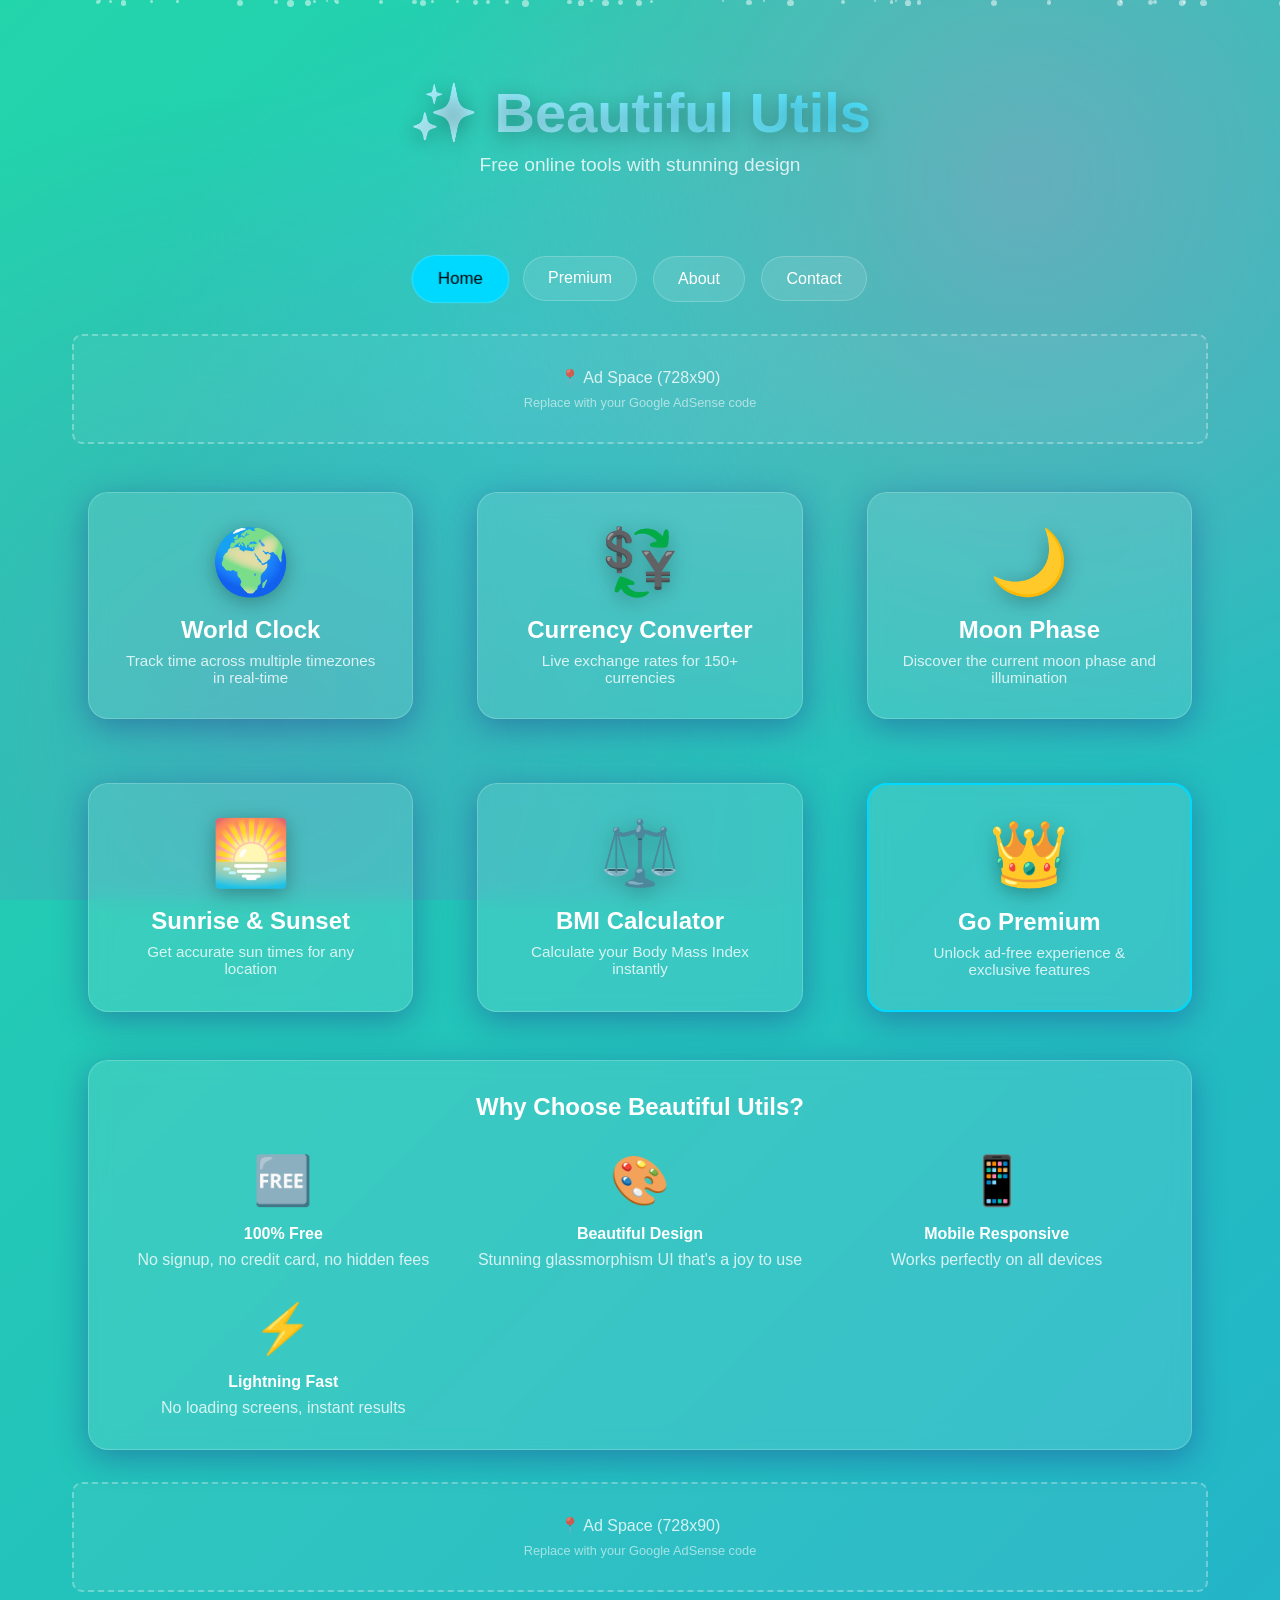
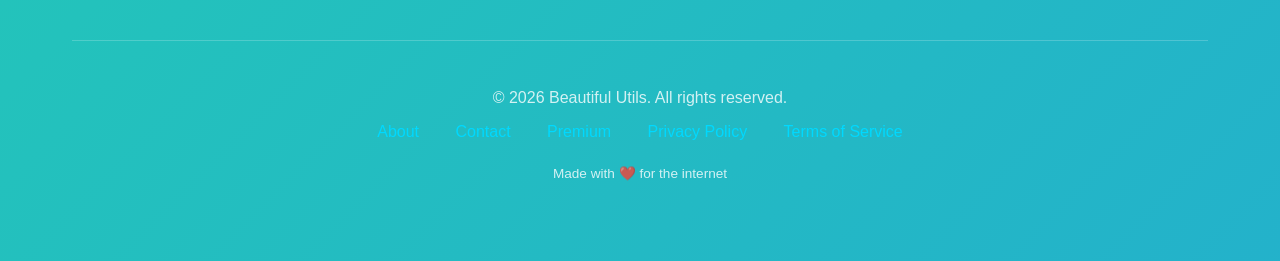
<file: index.html>
<!DOCTYPE html>
<html lang="en">
<head>
  <meta charset="UTF-8">
  <meta name="viewport" content="width=device-width, initial-scale=1.0">
  <title>Beautiful Utils - Free Online Tools</title>
  <meta name="description" content="Free beautiful utility tools: World Clock, Currency Converter, Moon Phase, Sunrise/Sunset, BMI Calculator. Stunning design, no signup required.">
  <meta name="keywords" content="free tools, world clock, currency converter, moon phase, bmi calculator, sunrise sunset">
  
  <!-- Open Graph -->
  <meta property="og:title" content="Beautiful Utils - Free Online Tools">
  <meta property="og:description" content="5 beautiful utility tools with stunning design. Free forever.">
  <meta property="og:type" content="website">
  
  <!-- Favicon -->
  <link rel="icon" type="image/svg+xml" href="data:image/svg+xml,<svg xmlns='http://www.w3.org/2000/svg' viewBox='0 0 100 100'><text y='.9em' font-size='90'>✨</text></svg>">
  
  <link rel="stylesheet" href="css/styles.css">
  
  <!-- AdSense Placeholder - Replace with your AdSense code -->
  <!-- 
  <script async src="https://pagead2.googlesyndication.com/pagead/js/adsbygoogle.js?client=ca-pub-XXXXXXXXXXXXXXXX" crossorigin="anonymous"></script>
  -->
</head>
<body>
  <div class="cinematic-bg"></div>
  <div class="particles"></div>
  
  <div class="container">
    <header>
      <h1>✨ Beautiful Utils</h1>
      <p>Free online tools with stunning design</p>
    </header>
    
    <nav>
      <a href="index.html" class="active">Home</a>
      <a href="premium.html">Premium</a>
      <a href="about.html">About</a>
      <a href="contact.html">Contact</a>
    </nav>
    
    <!-- AdSense Placeholder -->
    <div class="adsense-placeholder">
      <p>📍 Ad Space (728x90)</p>
      <p style="font-size: 0.8rem; margin-top: 0.5rem; opacity: 0.7;">Replace with your Google AdSense code</p>
    </div>
    
    <div class="tool-grid">
      <!-- World Clock -->
      <div class="glass-card tool-card" onclick="navigateTo('world-clock')">
        <div class="tool-icon">🌍</div>
        <h3>World Clock</h3>
        <p>Track time across multiple timezones in real-time</p>
      </div>
      
      <!-- Currency Converter -->
      <div class="glass-card tool-card" onclick="navigateTo('currency-converter')">
        <div class="tool-icon">💱</div>
        <h3>Currency Converter</h3>
        <p>Live exchange rates for 150+ currencies</p>
      </div>
      
      <!-- Moon Phase -->
      <div class="glass-card tool-card" onclick="navigateTo('moon-phase')">
        <div class="tool-icon">🌙</div>
        <h3>Moon Phase</h3>
        <p>Discover the current moon phase and illumination</p>
      </div>
      
      <!-- Sunrise/Sunset -->
      <div class="glass-card tool-card" onclick="navigateTo('sunrise-sunset')">
        <div class="tool-icon">🌅</div>
        <h3>Sunrise & Sunset</h3>
        <p>Get accurate sun times for any location</p>
      </div>
      
      <!-- BMI Calculator -->
      <div class="glass-card tool-card" onclick="navigateTo('bmi-calculator')">
        <div class="tool-icon">⚖️</div>
        <h3>BMI Calculator</h3>
        <p>Calculate your Body Mass Index instantly</p>
      </div>
      
      <!-- Premium CTA -->
      <div class="glass-card tool-card" onclick="navigateTo('premium')" style="border: 2px solid var(--accent-color);">
        <div class="tool-icon">👑</div>
        <h3>Go Premium</h3>
        <p>Unlock ad-free experience & exclusive features</p>
      </div>
    </div>
    
    <!-- Features Section -->
    <div class="glass-card mt-2">
      <h2 style="text-align: center; margin-bottom: 2rem;">Why Choose Beautiful Utils?</h2>
      <div style="display: grid; grid-template-columns: repeat(auto-fit, minmax(250px, 1fr)); gap: 2rem;">
        <div style="text-align: center;">
          <div style="font-size: 3rem; margin-bottom: 1rem;">🆓</div>
          <h4 style="margin-bottom: 0.5rem;">100% Free</h4>
          <p style="color: var(--text-secondary);">No signup, no credit card, no hidden fees</p>
        </div>
        <div style="text-align: center;">
          <div style="font-size: 3rem; margin-bottom: 1rem;">🎨</div>
          <h4 style="margin-bottom: 0.5rem;">Beautiful Design</h4>
          <p style="color: var(--text-secondary);">Stunning glassmorphism UI that's a joy to use</p>
        </div>
        <div style="text-align: center;">
          <div style="font-size: 3rem; margin-bottom: 1rem;">📱</div>
          <h4 style="margin-bottom: 0.5rem;">Mobile Responsive</h4>
          <p style="color: var(--text-secondary);">Works perfectly on all devices</p>
        </div>
        <div style="text-align: center;">
          <div style="font-size: 3rem; margin-bottom: 1rem;">⚡</div>
          <h4 style="margin-bottom: 0.5rem;">Lightning Fast</h4>
          <p style="color: var(--text-secondary);">No loading screens, instant results</p>
        </div>
      </div>
    </div>
    
    <!-- AdSense Placeholder -->
    <div class="adsense-placeholder">
      <p>📍 Ad Space (728x90)</p>
      <p style="font-size: 0.8rem; margin-top: 0.5rem; opacity: 0.7;">Replace with your Google AdSense code</p>
    </div>
    
    <footer>
      <p style="color: var(--text-secondary); margin-bottom: 1rem;">
        &copy; 2026 Beautiful Utils. All rights reserved.
      </p>
      <div>
        <a href="about.html">About</a>
        <a href="contact.html">Contact</a>
        <a href="premium.html">Premium</a>
        <a href="#">Privacy Policy</a>
        <a href="#">Terms of Service</a>
      </div>
      <p style="color: var(--text-secondary); font-size: 0.85rem; margin-top: 1.5rem;">
        Made with ❤️ for the internet
      </p>
    </footer>
  </div>
  
  <script src="js/main.js"></script>
</body>
</html>
</file>
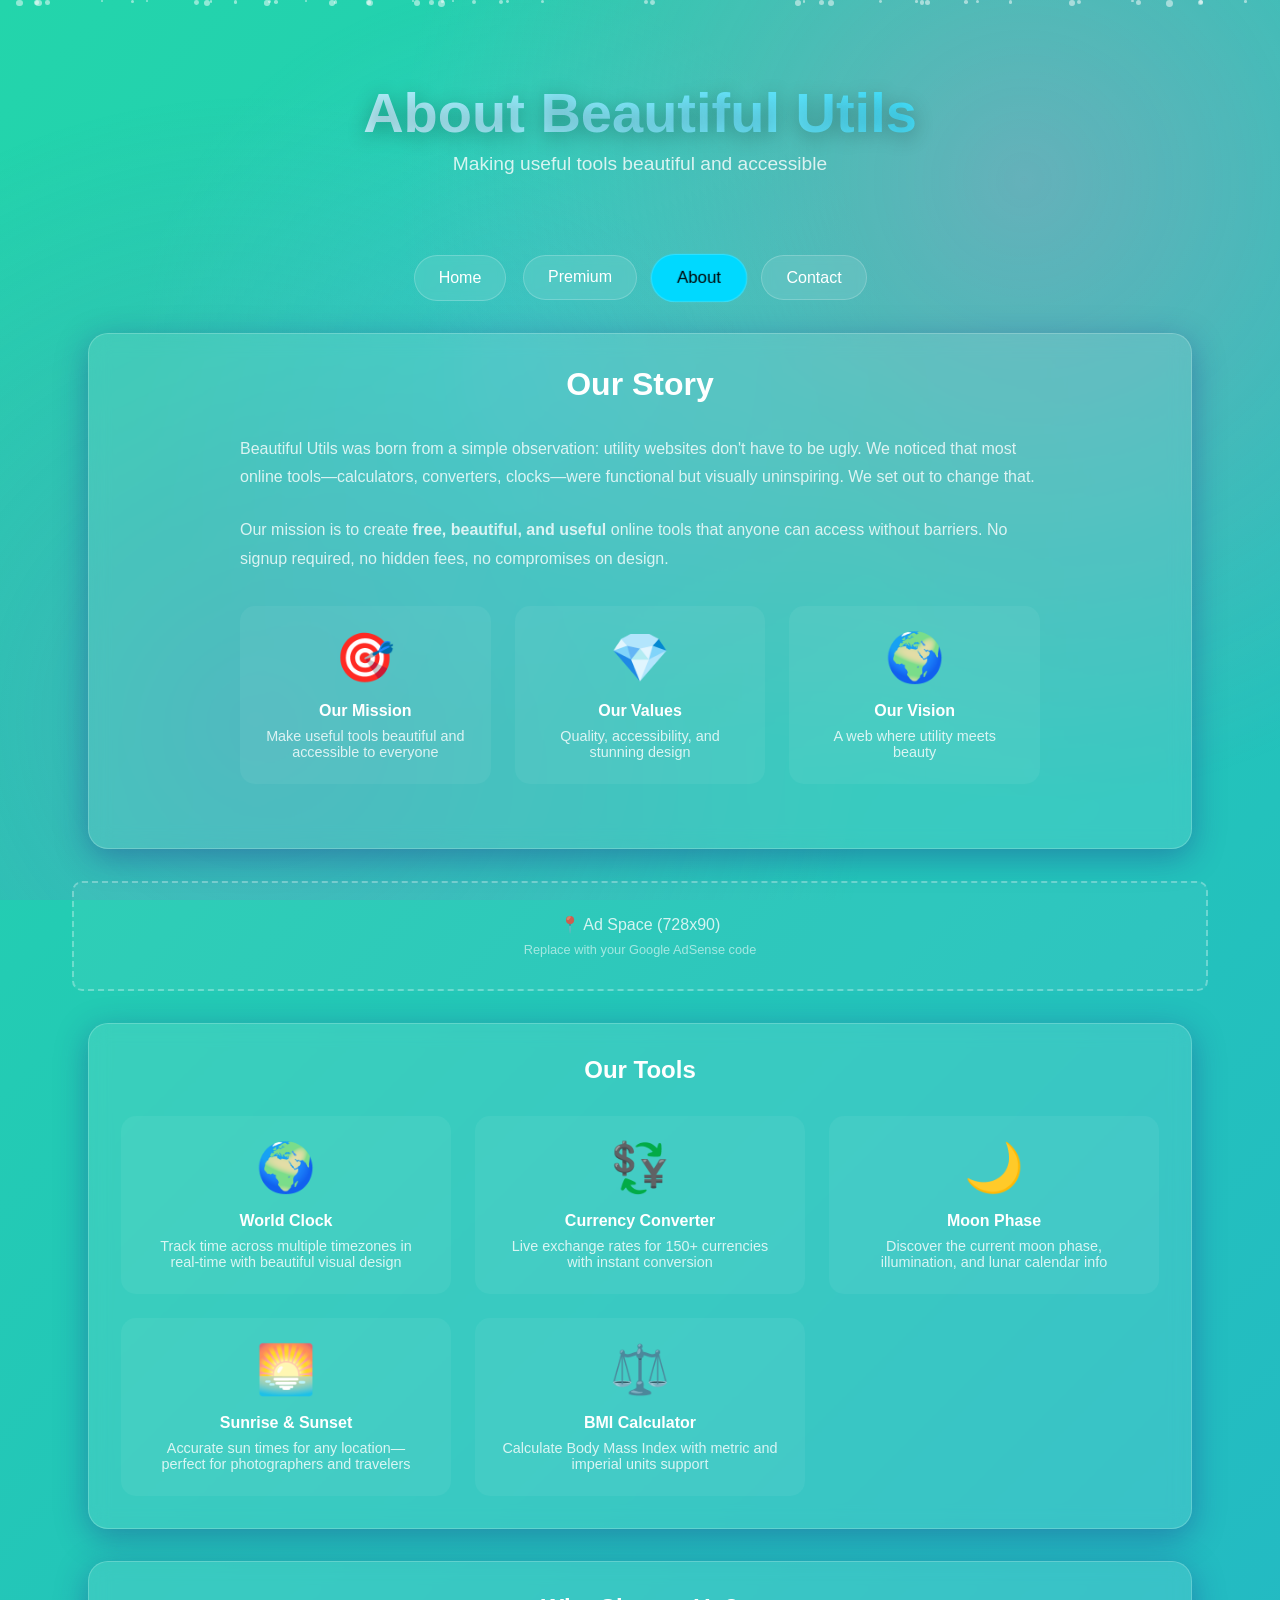
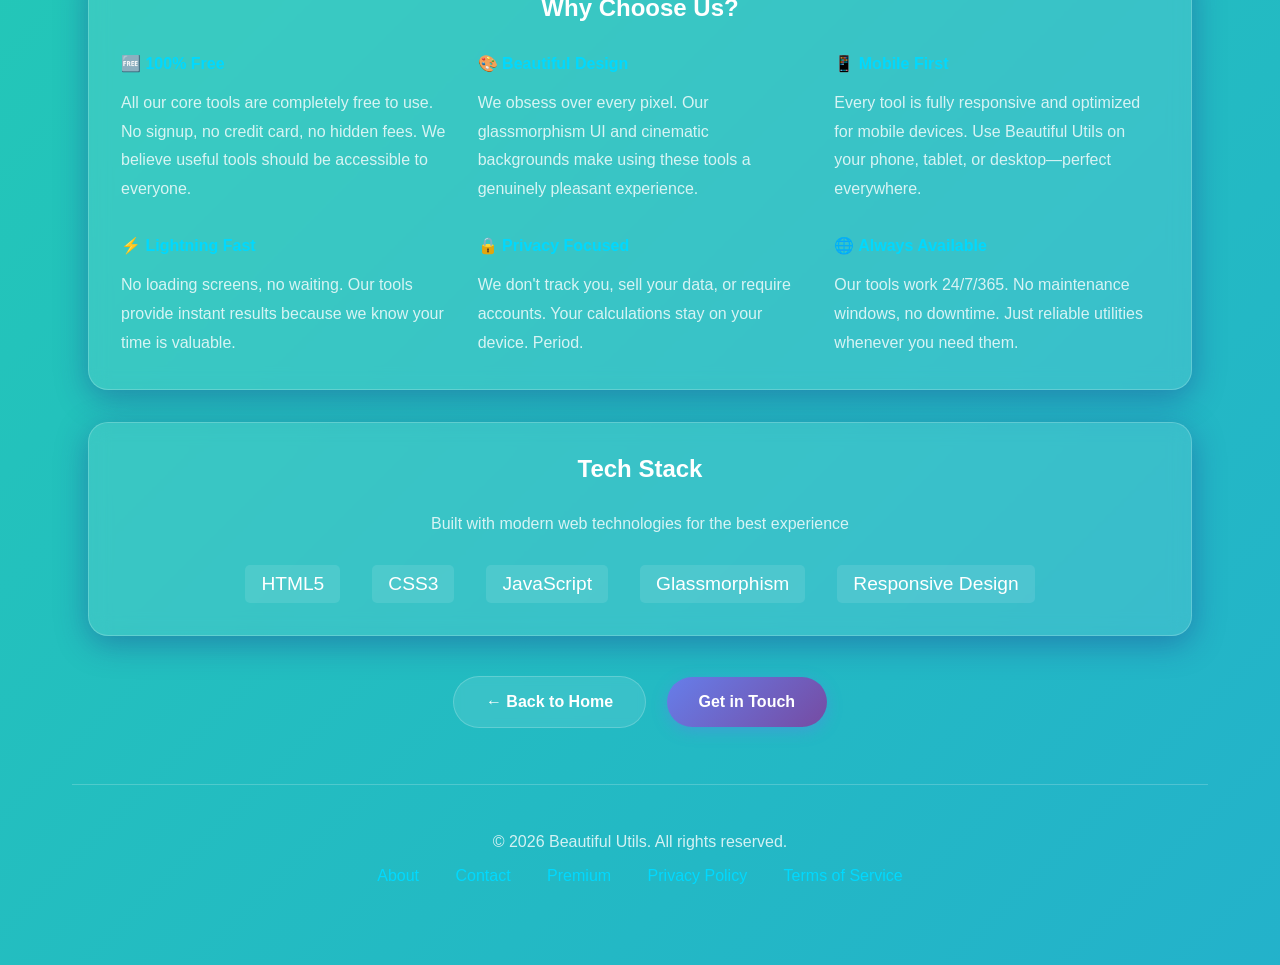
<file: about.html>
<!DOCTYPE html>
<html lang="en">
<head>
  <meta charset="UTF-8">
  <meta name="viewport" content="width=device-width, initial-scale=1.0">
  <title>About Us - Beautiful Utils</title>
  <meta name="description" content="Learn about Beautiful Utils - our mission to provide free, beautiful, and useful online tools for everyone.">
  
  <link rel="stylesheet" href="css/styles.css">
  
  <!-- AdSense -->
  <!-- <script async src="https://pagead2.googlesyndication.com/pagead/js/adsbygoogle.js?client=ca-pub-XXXXXXXXXXXXXXXX" crossorigin="anonymous"></script> -->
</head>
<body>
  <div class="cinematic-bg"></div>
  <div class="particles"></div>
  
  <div class="container">
    <header>
      <h1>About Beautiful Utils</h1>
      <p>Making useful tools beautiful and accessible</p>
    </header>
    
    <nav>
      <a href="index.html">Home</a>
      <a href="premium.html">Premium</a>
      <a href="about.html" class="active">About</a>
      <a href="contact.html">Contact</a>
    </nav>
    
    <div class="glass-card">
      <div style="max-width: 800px; margin: 0 auto;">
        <h2 style="text-align: center; margin-bottom: 2rem; font-size: 2rem;">Our Story</h2>
        
        <p style="line-height: 1.8; margin-bottom: 1.5rem; color: var(--text-secondary);">
          Beautiful Utils was born from a simple observation: utility websites don't have to be ugly. 
          We noticed that most online tools—calculators, converters, clocks—were functional but 
          visually uninspiring. We set out to change that.
        </p>
        
        <p style="line-height: 1.8; margin-bottom: 1.5rem; color: var(--text-secondary);">
          Our mission is to create <strong>free, beautiful, and useful</strong> online tools that 
          anyone can access without barriers. No signup required, no hidden fees, no compromises on design.
        </p>
        
        <div style="display: grid; grid-template-columns: repeat(auto-fit, minmax(200px, 1fr)); gap: 1.5rem; margin: 2rem 0;">
          <div style="text-align: center; padding: 1.5rem; background: rgba(255,255,255,0.05); border-radius: 15px;">
            <div style="font-size: 3rem; margin-bottom: 1rem;">🎯</div>
            <h4 style="margin-bottom: 0.5rem;">Our Mission</h4>
            <p style="font-size: 0.9rem; color: var(--text-secondary);">Make useful tools beautiful and accessible to everyone</p>
          </div>
          <div style="text-align: center; padding: 1.5rem; background: rgba(255,255,255,0.05); border-radius: 15px;">
            <div style="font-size: 3rem; margin-bottom: 1rem;">💎</div>
            <h4 style="margin-bottom: 0.5rem;">Our Values</h4>
            <p style="font-size: 0.9rem; color: var(--text-secondary);">Quality, accessibility, and stunning design</p>
          </div>
          <div style="text-align: center; padding: 1.5rem; background: rgba(255,255,255,0.05); border-radius: 15px;">
            <div style="font-size: 3rem; margin-bottom: 1rem;">🌍</div>
            <h4 style="margin-bottom: 0.5rem;">Our Vision</h4>
            <p style="font-size: 0.9rem; color: var(--text-secondary);">A web where utility meets beauty</p>
          </div>
        </div>
      </div>
    </div>
    
    <!-- AdSense Placeholder -->
    <div class="adsense-placeholder">
      <p>📍 Ad Space (728x90)</p>
      <p style="font-size: 0.8rem; margin-top: 0.5rem; opacity: 0.7;">Replace with your Google AdSense code</p>
    </div>
    
    <div class="glass-card mt-2">
      <h2 style="text-align: center; margin-bottom: 2rem;">Our Tools</h2>
      <div style="display: grid; grid-template-columns: repeat(auto-fit, minmax(250px, 1fr)); gap: 1.5rem;">
        <div style="padding: 1.5rem; background: rgba(255,255,255,0.05); border-radius: 15px; text-align: center;">
          <div style="font-size: 3rem; margin-bottom: 1rem;">🌍</div>
          <h4>World Clock</h4>
          <p style="font-size: 0.9rem; color: var(--text-secondary); margin-top: 0.5rem;">Track time across multiple timezones in real-time with beautiful visual design</p>
        </div>
        <div style="padding: 1.5rem; background: rgba(255,255,255,0.05); border-radius: 15px; text-align: center;">
          <div style="font-size: 3rem; margin-bottom: 1rem;">💱</div>
          <h4>Currency Converter</h4>
          <p style="font-size: 0.9rem; color: var(--text-secondary); margin-top: 0.5rem;">Live exchange rates for 150+ currencies with instant conversion</p>
        </div>
        <div style="padding: 1.5rem; background: rgba(255,255,255,0.05); border-radius: 15px; text-align: center;">
          <div style="font-size: 3rem; margin-bottom: 1rem;">🌙</div>
          <h4>Moon Phase</h4>
          <p style="font-size: 0.9rem; color: var(--text-secondary); margin-top: 0.5rem;">Discover the current moon phase, illumination, and lunar calendar info</p>
        </div>
        <div style="padding: 1.5rem; background: rgba(255,255,255,0.05); border-radius: 15px; text-align: center;">
          <div style="font-size: 3rem; margin-bottom: 1rem;">🌅</div>
          <h4>Sunrise & Sunset</h4>
          <p style="font-size: 0.9rem; color: var(--text-secondary); margin-top: 0.5rem;">Accurate sun times for any location—perfect for photographers and travelers</p>
        </div>
        <div style="padding: 1.5rem; background: rgba(255,255,255,0.05); border-radius: 15px; text-align: center;">
          <div style="font-size: 3rem; margin-bottom: 1rem;">⚖️</div>
          <h4>BMI Calculator</h4>
          <p style="font-size: 0.9rem; color: var(--text-secondary); margin-top: 0.5rem;">Calculate Body Mass Index with metric and imperial units support</p>
        </div>
      </div>
    </div>
    
    <div class="glass-card mt-2">
      <h2 style="text-align: center; margin-bottom: 2rem;">Why Choose Us?</h2>
      <div style="display: grid; grid-template-columns: repeat(auto-fit, minmax(300px, 1fr)); gap: 2rem;">
        <div>
          <h4 style="color: var(--accent-color); margin-bottom: 1rem;">🆓 100% Free</h4>
          <p style="color: var(--text-secondary); line-height: 1.8;">
            All our core tools are completely free to use. No signup, no credit card, no hidden fees. 
            We believe useful tools should be accessible to everyone.
          </p>
        </div>
        <div>
          <h4 style="color: var(--accent-color); margin-bottom: 1rem;">🎨 Beautiful Design</h4>
          <p style="color: var(--text-secondary); line-height: 1.8;">
            We obsess over every pixel. Our glassmorphism UI and cinematic backgrounds make 
            using these tools a genuinely pleasant experience.
          </p>
        </div>
        <div>
          <h4 style="color: var(--accent-color); margin-bottom: 1rem;">📱 Mobile First</h4>
          <p style="color: var(--text-secondary); line-height: 1.8;">
            Every tool is fully responsive and optimized for mobile devices. Use Beautiful Utils 
            on your phone, tablet, or desktop—perfect everywhere.
          </p>
        </div>
        <div>
          <h4 style="color: var(--accent-color); margin-bottom: 1rem;">⚡ Lightning Fast</h4>
          <p style="color: var(--text-secondary); line-height: 1.8;">
            No loading screens, no waiting. Our tools provide instant results because we know 
            your time is valuable.
          </p>
        </div>
        <div>
          <h4 style="color: var(--accent-color); margin-bottom: 1rem;">🔒 Privacy Focused</h4>
          <p style="color: var(--text-secondary); line-height: 1.8;">
            We don't track you, sell your data, or require accounts. Your calculations stay 
            on your device. Period.
          </p>
        </div>
        <div>
          <h4 style="color: var(--accent-color); margin-bottom: 1rem;">🌐 Always Available</h4>
          <p style="color: var(--text-secondary); line-height: 1.8;">
            Our tools work 24/7/365. No maintenance windows, no downtime. Just reliable 
            utilities whenever you need them.
          </p>
        </div>
      </div>
    </div>
    
    <div class="glass-card mt-2">
      <h2 style="text-align: center; margin-bottom: 2rem;">Tech Stack</h2>
      <p style="text-align: center; color: var(--text-secondary); margin-bottom: 2rem;">
        Built with modern web technologies for the best experience
      </p>
      <div style="display: flex; justify-content: center; gap: 2rem; flex-wrap: wrap; font-size: 1.2rem;">
        <span style="padding: 0.5rem 1rem; background: rgba(255,255,255,0.1); border-radius: 5px;">HTML5</span>
        <span style="padding: 0.5rem 1rem; background: rgba(255,255,255,0.1); border-radius: 5px;">CSS3</span>
        <span style="padding: 0.5rem 1rem; background: rgba(255,255,255,0.1); border-radius: 5px;">JavaScript</span>
        <span style="padding: 0.5rem 1rem; background: rgba(255,255,255,0.1); border-radius: 5px;">Glassmorphism</span>
        <span style="padding: 0.5rem 1rem; background: rgba(255,255,255,0.1); border-radius: 5px;">Responsive Design</span>
      </div>
    </div>
    
    <div class="text-center mt-2">
      <a href="index.html" class="btn btn-secondary">← Back to Home</a>
      <a href="contact.html" class="btn btn-primary">Get in Touch</a>
    </div>
    
    <footer>
      <p style="color: var(--text-secondary); margin-bottom: 1rem;">
        &copy; 2026 Beautiful Utils. All rights reserved.
      </p>
      <div>
        <a href="about.html">About</a>
        <a href="contact.html">Contact</a>
        <a href="premium.html">Premium</a>
        <a href="#">Privacy Policy</a>
        <a href="#">Terms of Service</a>
      </div>
    </footer>
  </div>
  
  <script src="js/main.js"></script>
</body>
</html>
</file>
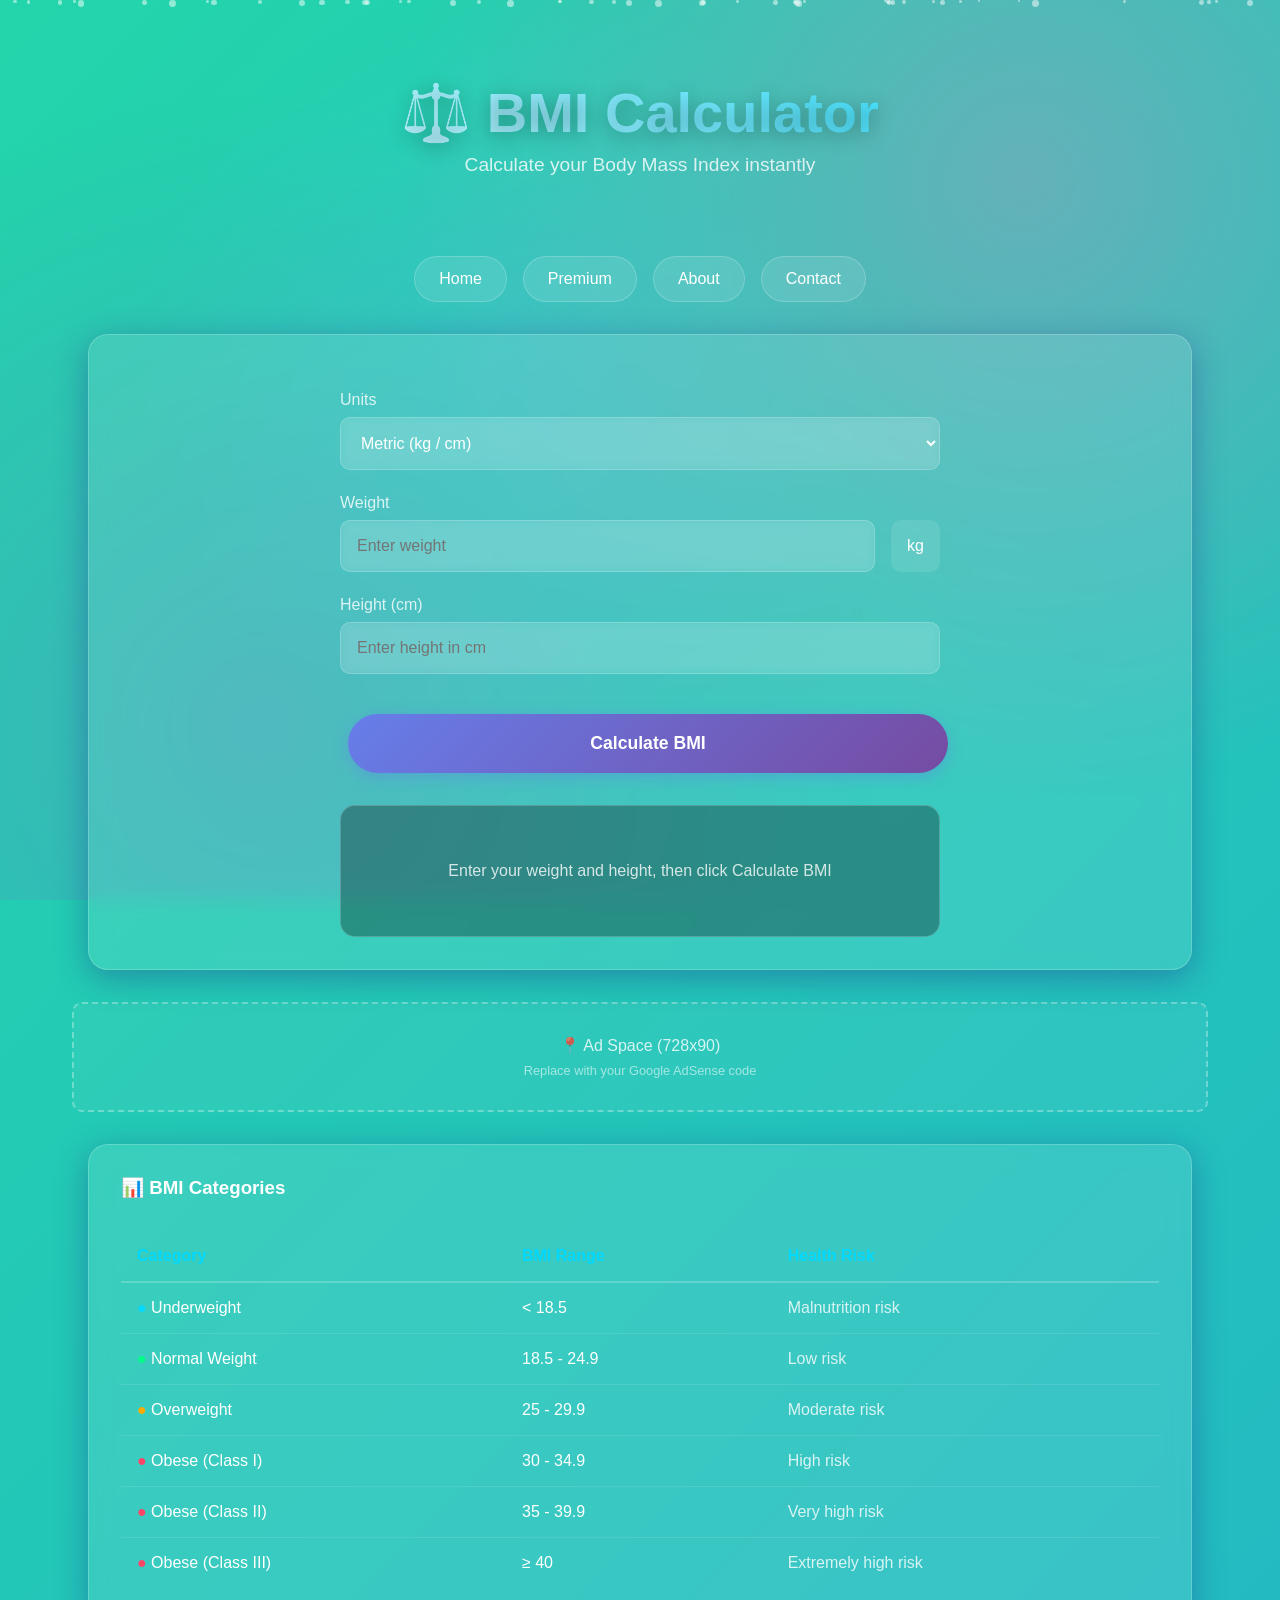
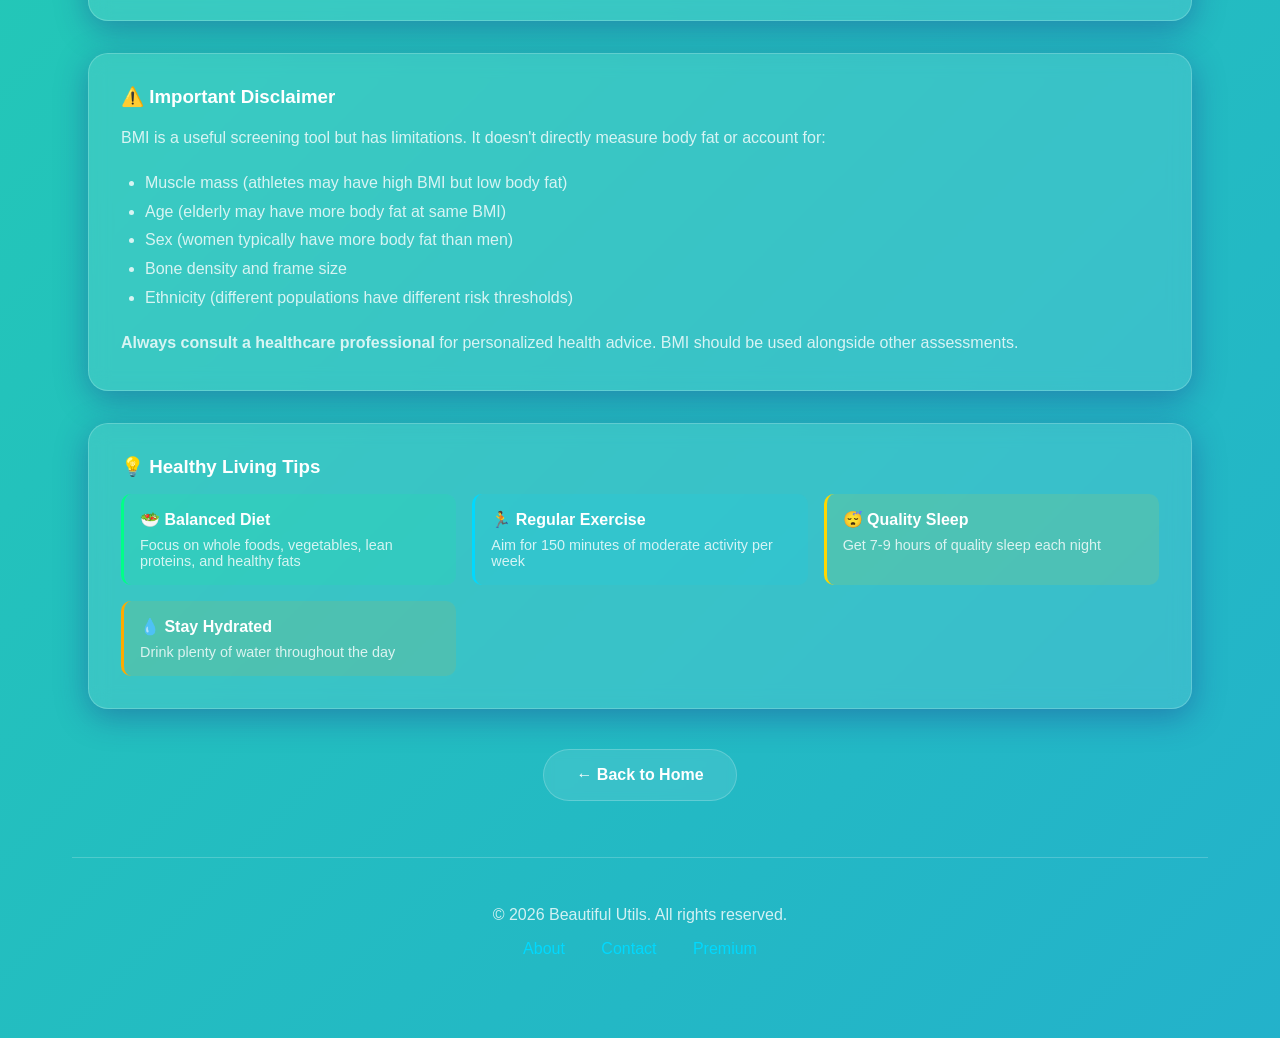
<file: bmi-calculator.html>
<!DOCTYPE html>
<html lang="en">
<head>
  <meta charset="UTF-8">
  <meta name="viewport" content="width=device-width, initial-scale=1.0">
  <title>BMI Calculator - Beautiful Utils</title>
  <meta name="description" content="Calculate your Body Mass Index (BMI) instantly. Free, accurate BMI calculator with metric and imperial units.">
  
  <link rel="stylesheet" href="css/styles.css">
  
  <!-- AdSense -->
  <!-- <script async src="https://pagead2.googlesyndication.com/pagead/js/adsbygoogle.js?client=ca-pub-XXXXXXXXXXXXXXXX" crossorigin="anonymous"></script> -->
</head>
<body>
  <div class="cinematic-bg"></div>
  <div class="particles"></div>
  
  <div class="container">
    <header>
      <h1>⚖️ BMI Calculator</h1>
      <p>Calculate your Body Mass Index instantly</p>
    </header>
    
    <nav>
      <a href="index.html">Home</a>
      <a href="premium.html">Premium</a>
      <a href="about.html">About</a>
      <a href="contact.html">Contact</a>
    </nav>
    
    <div class="glass-card">
      <div style="max-width: 600px; margin: 0 auto;">
        <div class="form-group">
          <label>Units</label>
          <select id="bmi-unit" onchange="BMICalculator.toggleUnits()" style="width: 100%;">
            <option value="metric">Metric (kg / cm)</option>
            <option value="imperial">Imperial (lbs / ft & in)</option>
          </select>
        </div>
        
        <div class="form-group">
          <label for="weight">Weight</label>
          <div style="display: flex; gap: 1rem;">
            <input type="number" id="weight" placeholder="Enter weight" style="flex: 1;">
            <span id="weight-unit" style="padding: 1rem; background: rgba(255,255,255,0.1); border-radius: 10px; display: flex; align-items: center;">kg</span>
          </div>
        </div>
        
        <div id="metric-inputs">
          <div class="form-group">
            <label for="height-cm">Height (cm)</label>
            <input type="number" id="height-cm" placeholder="Enter height in cm">
          </div>
        </div>
        
        <div id="imperial-inputs" class="hidden">
          <div style="display: grid; grid-template-columns: 1fr 1fr; gap: 1rem;">
            <div class="form-group">
              <label for="height-ft">Height (ft)</label>
              <input type="number" id="height-ft" placeholder="Feet">
            </div>
            <div class="form-group">
              <label for="height-in">Height (in)</label>
              <input type="number" id="height-in" placeholder="Inches">
            </div>
          </div>
        </div>
        
        <button class="btn btn-primary" onclick="BMICalculator.calculate()" style="width: 100%; padding: 1.2rem; font-size: 1.1rem; margin-top: 1rem;">
          Calculate BMI
        </button>
        
        <div id="bmi-result" class="result-box">
          <p style="text-align: center; color: var(--text-secondary); padding: 2rem;">
            Enter your weight and height, then click Calculate BMI
          </p>
        </div>
      </div>
    </div>
    
    <!-- AdSense Placeholder -->
    <div class="adsense-placeholder">
      <p>📍 Ad Space (728x90)</p>
      <p style="font-size: 0.8rem; margin-top: 0.5rem; opacity: 0.7;">Replace with your Google AdSense code</p>
    </div>
    
    <div class="glass-card mt-2">
      <h3 style="margin-bottom: 1rem;">📊 BMI Categories</h3>
      <div style="overflow-x: auto;">
        <table style="width: 100%; border-collapse: collapse; margin-top: 1rem;">
          <thead>
            <tr style="border-bottom: 2px solid var(--glass-border);">
              <th style="padding: 1rem; text-align: left; color: var(--accent-color);">Category</th>
              <th style="padding: 1rem; text-align: left; color: var(--accent-color);">BMI Range</th>
              <th style="padding: 1rem; text-align: left; color: var(--accent-color);">Health Risk</th>
            </tr>
          </thead>
          <tbody>
            <tr style="border-bottom: 1px solid rgba(255,255,255,0.1);">
              <td style="padding: 1rem;"><span style="color: #00d9ff;">●</span> Underweight</td>
              <td style="padding: 1rem;">&lt; 18.5</td>
              <td style="padding: 1rem; color: var(--text-secondary);">Malnutrition risk</td>
            </tr>
            <tr style="border-bottom: 1px solid rgba(255,255,255,0.1);">
              <td style="padding: 1rem;"><span style="color: #00ff88;">●</span> Normal Weight</td>
              <td style="padding: 1rem;">18.5 - 24.9</td>
              <td style="padding: 1rem; color: var(--text-secondary);">Low risk</td>
            </tr>
            <tr style="border-bottom: 1px solid rgba(255,255,255,0.1);">
              <td style="padding: 1rem;"><span style="color: #ffaa00;">●</span> Overweight</td>
              <td style="padding: 1rem;">25 - 29.9</td>
              <td style="padding: 1rem; color: var(--text-secondary);">Moderate risk</td>
            </tr>
            <tr style="border-bottom: 1px solid rgba(255,255,255,0.1);">
              <td style="padding: 1rem;"><span style="color: #ff4466;">●</span> Obese (Class I)</td>
              <td style="padding: 1rem;">30 - 34.9</td>
              <td style="padding: 1rem; color: var(--text-secondary);">High risk</td>
            </tr>
            <tr style="border-bottom: 1px solid rgba(255,255,255,0.1);">
              <td style="padding: 1rem;"><span style="color: #ff4466;">●</span> Obese (Class II)</td>
              <td style="padding: 1rem;">35 - 39.9</td>
              <td style="padding: 1rem; color: var(--text-secondary);">Very high risk</td>
            </tr>
            <tr>
              <td style="padding: 1rem;"><span style="color: #ff4466;">●</span> Obese (Class III)</td>
              <td style="padding: 1rem;">≥ 40</td>
              <td style="padding: 1rem; color: var(--text-secondary);">Extremely high risk</td>
            </tr>
          </tbody>
        </table>
      </div>
    </div>
    
    <div class="glass-card mt-2">
      <h3 style="margin-bottom: 1rem;">⚠️ Important Disclaimer</h3>
      <p style="color: var(--text-secondary); line-height: 1.8;">
        BMI is a useful screening tool but has limitations. It doesn't directly measure body fat or account for:
      </p>
      <ul style="color: var(--text-secondary); line-height: 1.8; padding-left: 1.5rem; margin-top: 1rem;">
        <li>Muscle mass (athletes may have high BMI but low body fat)</li>
        <li>Age (elderly may have more body fat at same BMI)</li>
        <li>Sex (women typically have more body fat than men)</li>
        <li>Bone density and frame size</li>
        <li>Ethnicity (different populations have different risk thresholds)</li>
      </ul>
      <p style="color: var(--text-secondary); line-height: 1.8; margin-top: 1rem;">
        <strong>Always consult a healthcare professional</strong> for personalized health advice. BMI should be used alongside other assessments.
      </p>
    </div>
    
    <div class="glass-card mt-2">
      <h3 style="margin-bottom: 1rem;">💡 Healthy Living Tips</h3>
      <div style="display: grid; grid-template-columns: repeat(auto-fit, minmax(250px, 1fr)); gap: 1rem;">
        <div style="padding: 1rem; background: rgba(0,255,136,0.1); border-radius: 10px; border-left: 3px solid #00ff88;">
          <div style="font-weight: 600; margin-bottom: 0.5rem;">🥗 Balanced Diet</div>
          <p style="font-size: 0.9rem; color: var(--text-secondary);">Focus on whole foods, vegetables, lean proteins, and healthy fats</p>
        </div>
        <div style="padding: 1rem; background: rgba(0,217,255,0.1); border-radius: 10px; border-left: 3px solid #00d9ff;">
          <div style="font-weight: 600; margin-bottom: 0.5rem;">🏃 Regular Exercise</div>
          <p style="font-size: 0.9rem; color: var(--text-secondary);">Aim for 150 minutes of moderate activity per week</p>
        </div>
        <div style="padding: 1rem; background: rgba(255,215,0,0.1); border-radius: 10px; border-left: 3px solid #ffd700;">
          <div style="font-weight: 600; margin-bottom: 0.5rem;">😴 Quality Sleep</div>
          <p style="font-size: 0.9rem; color: var(--text-secondary);">Get 7-9 hours of quality sleep each night</p>
        </div>
        <div style="padding: 1rem; background: rgba(255,170,0,0.1); border-radius: 10px; border-left: 3px solid #ffaa00;">
          <div style="font-weight: 600; margin-bottom: 0.5rem;">💧 Stay Hydrated</div>
          <p style="font-size: 0.9rem; color: var(--text-secondary);">Drink plenty of water throughout the day</p>
        </div>
      </div>
    </div>
    
    <div class="text-center mt-2">
      <a href="index.html" class="btn btn-secondary">← Back to Home</a>
    </div>
    
    <footer>
      <p style="color: var(--text-secondary); margin-bottom: 1rem;">
        &copy; 2026 Beautiful Utils. All rights reserved.
      </p>
      <div>
        <a href="about.html">About</a>
        <a href="contact.html">Contact</a>
        <a href="premium.html">Premium</a>
      </div>
    </footer>
  </div>
  
  <script src="js/main.js"></script>
  <script>
    // Initialize unit display
    document.getElementById('bmi-unit').addEventListener('change', function() {
      document.getElementById('weight-unit').textContent = this.value === 'metric' ? 'kg' : 'lbs';
    });
  </script>
</body>
</html>
</file>
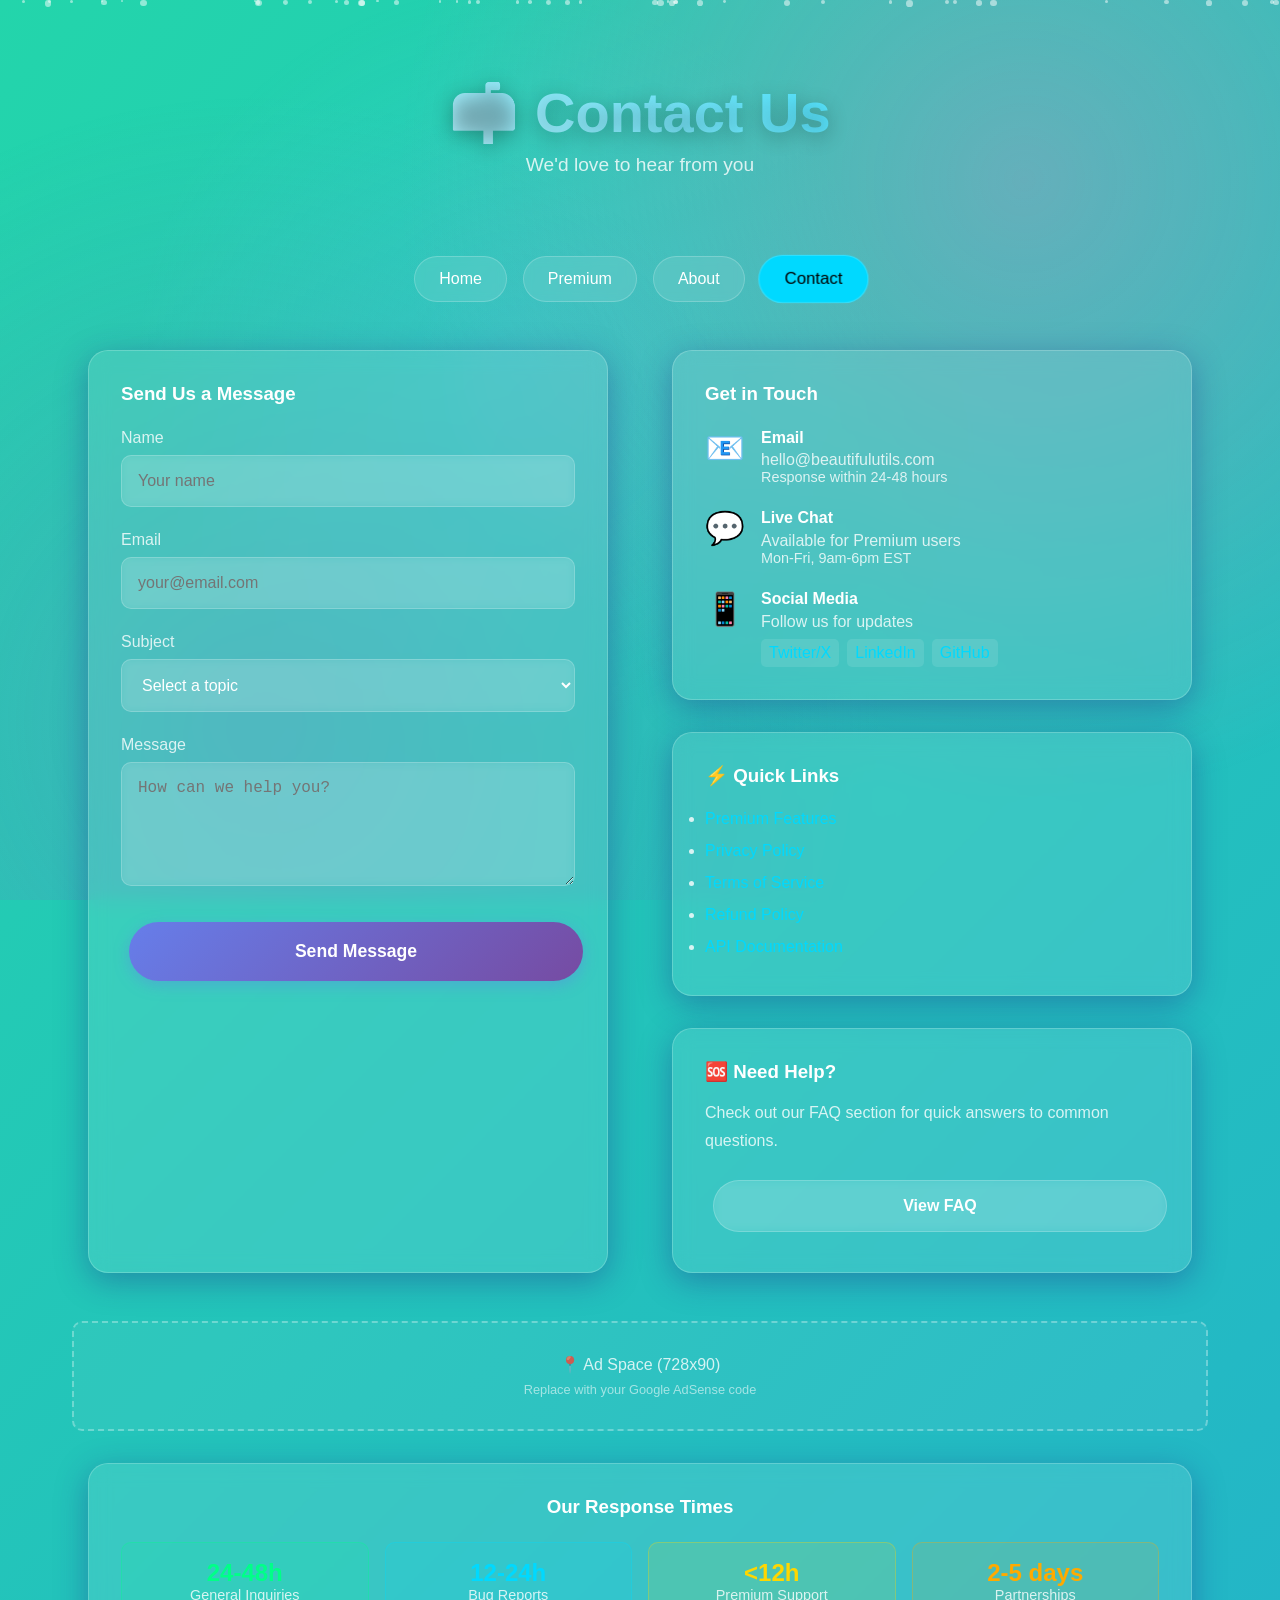
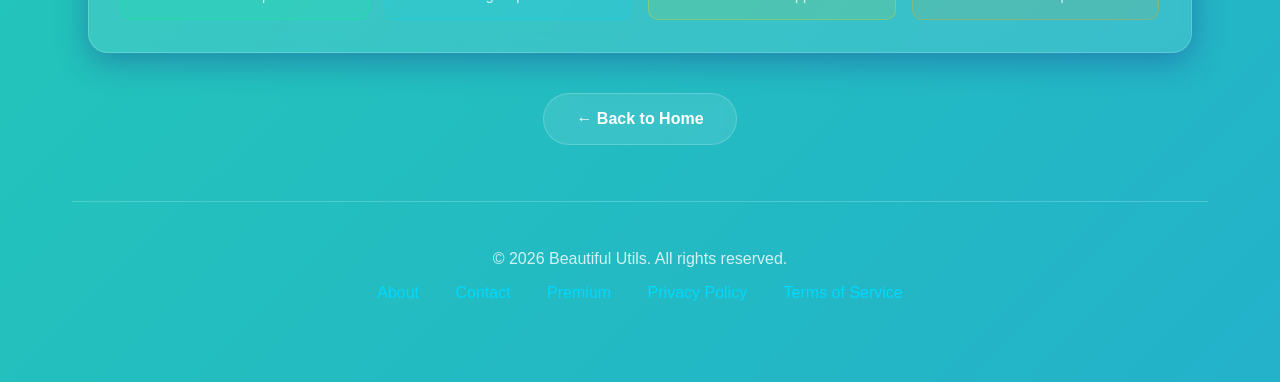
<file: contact.html>
<!DOCTYPE html>
<html lang="en">
<head>
  <meta charset="UTF-8">
  <meta name="viewport" content="width=device-width, initial-scale=1.0">
  <title>Contact Us - Beautiful Utils</title>
  <meta name="description" content="Get in touch with Beautiful Utils. We'd love to hear from you! Questions, feedback, or partnership inquiries welcome.">
  
  <link rel="stylesheet" href="css/styles.css">
  
  <!-- AdSense -->
  <!-- <script async src="https://pagead2.googlesyndication.com/pagead/js/adsbygoogle.js?client=ca-pub-XXXXXXXXXXXXXXXX" crossorigin="anonymous"></script> -->
</head>
<body>
  <div class="cinematic-bg"></div>
  <div class="particles"></div>
  
  <div class="container">
    <header>
      <h1>📬 Contact Us</h1>
      <p>We'd love to hear from you</p>
    </header>
    
    <nav>
      <a href="index.html">Home</a>
      <a href="premium.html">Premium</a>
      <a href="about.html">About</a>
      <a href="contact.html" class="active">Contact</a>
    </nav>
    
    <div style="display: grid; grid-template-columns: repeat(auto-fit, minmax(350px, 1fr)); gap: 2rem; margin-top: 2rem;">
      <!-- Contact Form -->
      <div class="glass-card">
        <h3 style="margin-bottom: 1.5rem;">Send Us a Message</h3>
        
        <form id="contact-form" onsubmit="handleSubmit(event)">
          <div class="form-group">
            <label for="name">Name</label>
            <input type="text" id="name" placeholder="Your name" required>
          </div>
          
          <div class="form-group">
            <label for="email">Email</label>
            <input type="email" id="email" placeholder="your@email.com" required>
          </div>
          
          <div class="form-group">
            <label for="subject">Subject</label>
            <select id="subject" required>
              <option value="">Select a topic</option>
              <option value="general">General Inquiry</option>
              <option value="feedback">Feedback</option>
              <option value="bug">Report a Bug</option>
              <option value="feature">Feature Request</option>
              <option value="partnership">Partnership</option>
              <option value="support">Premium Support</option>
              <option value="other">Other</option>
            </select>
          </div>
          
          <div class="form-group">
            <label for="message">Message</label>
            <textarea id="message" rows="5" placeholder="How can we help you?" required></textarea>
          </div>
          
          <button type="submit" class="btn btn-primary" style="width: 100%; padding: 1.2rem; font-size: 1.1rem;">
            Send Message
          </button>
        </form>
        
        <div id="form-success" class="hidden" style="text-align: center; padding: 2rem;">
          <div style="font-size: 4rem; margin-bottom: 1rem;">✅</div>
          <h4 style="margin-bottom: 0.5rem;">Message Sent!</h4>
          <p style="color: var(--text-secondary);">Thank you for reaching out. We'll get back to you soon.</p>
        </div>
      </div>
      
      <!-- Contact Info -->
      <div>
        <div class="glass-card">
          <h3 style="margin-bottom: 1.5rem;">Get in Touch</h3>
          
          <div style="display: flex; gap: 1rem; align-items: flex-start; margin-bottom: 1.5rem;">
            <div style="font-size: 2rem;">📧</div>
            <div>
              <h4 style="margin-bottom: 0.3rem;">Email</h4>
              <p style="color: var(--text-secondary);">hello@beautifulutils.com</p>
              <p style="color: var(--text-secondary); font-size: 0.9rem;">Response within 24-48 hours</p>
            </div>
          </div>
          
          <div style="display: flex; gap: 1rem; align-items: flex-start; margin-bottom: 1.5rem;">
            <div style="font-size: 2rem;">💬</div>
            <div>
              <h4 style="margin-bottom: 0.3rem;">Live Chat</h4>
              <p style="color: var(--text-secondary);">Available for Premium users</p>
              <p style="color: var(--text-secondary); font-size: 0.9rem;">Mon-Fri, 9am-6pm EST</p>
            </div>
          </div>
          
          <div style="display: flex; gap: 1rem; align-items: flex-start;">
            <div style="font-size: 2rem;">📱</div>
            <div>
              <h4 style="margin-bottom: 0.3rem;">Social Media</h4>
              <p style="color: var(--text-secondary);">Follow us for updates</p>
              <div style="display: flex; gap: 0.5rem; margin-top: 0.5rem;">
                <a href="#" style="color: var(--accent-color); text-decoration: none; padding: 0.3rem 0.5rem; background: rgba(255,255,255,0.1); border-radius: 5px;">Twitter/X</a>
                <a href="#" style="color: var(--accent-color); text-decoration: none; padding: 0.3rem 0.5rem; background: rgba(255,255,255,0.1); border-radius: 5px;">LinkedIn</a>
                <a href="#" style="color: var(--accent-color); text-decoration: none; padding: 0.3rem 0.5rem; background: rgba(255,255,255,0.1); border-radius: 5px;">GitHub</a>
              </div>
            </div>
          </div>
        </div>
        
        <div class="glass-card mt-2">
          <h3 style="margin-bottom: 1rem;">⚡ Quick Links</h3>
          <ul style="color: var(--text-secondary); line-height: 2;">
            <li><a href="premium.html" style="color: var(--accent-color); text-decoration: none;">Premium Features</a></li>
            <li><a href="#" style="color: var(--accent-color); text-decoration: none;">Privacy Policy</a></li>
            <li><a href="#" style="color: var(--accent-color); text-decoration: none;">Terms of Service</a></li>
            <li><a href="#" style="color: var(--accent-color); text-decoration: none;">Refund Policy</a></li>
            <li><a href="#" style="color: var(--accent-color); text-decoration: none;">API Documentation</a></li>
          </ul>
        </div>
        
        <div class="glass-card mt-2">
          <h3 style="margin-bottom: 1rem;">🆘 Need Help?</h3>
          <p style="color: var(--text-secondary); line-height: 1.8; margin-bottom: 1rem;">
            Check out our FAQ section for quick answers to common questions.
          </p>
          <a href="premium.html#faq" class="btn btn-secondary" style="width: 100%; text-align: center;">View FAQ</a>
        </div>
      </div>
    </div>
    
    <!-- AdSense Placeholder -->
    <div class="adsense-placeholder">
      <p>📍 Ad Space (728x90)</p>
      <p style="font-size: 0.8rem; margin-top: 0.5rem; opacity: 0.7;">Replace with your Google AdSense code</p>
    </div>
    
    <div class="glass-card mt-2">
      <h3 style="margin-bottom: 1.5rem; text-align: center;">Our Response Times</h3>
      <div style="display: grid; grid-template-columns: repeat(auto-fit, minmax(200px, 1fr)); gap: 1rem;">
        <div style="text-align: center; padding: 1rem; background: rgba(0,255,136,0.1); border-radius: 10px; border: 1px solid rgba(0,255,136,0.3);">
          <div style="font-size: 1.5rem; font-weight: 700; color: #00ff88;">24-48h</div>
          <div style="font-size: 0.9rem; color: var(--text-secondary);">General Inquiries</div>
        </div>
        <div style="text-align: center; padding: 1rem; background: rgba(0,217,255,0.1); border-radius: 10px; border: 1px solid rgba(0,217,255,0.3);">
          <div style="font-size: 1.5rem; font-weight: 700; color: #00d9ff;">12-24h</div>
          <div style="font-size: 0.9rem; color: var(--text-secondary);">Bug Reports</div>
        </div>
        <div style="text-align: center; padding: 1rem; background: rgba(255,215,0,0.1); border-radius: 10px; border: 1px solid rgba(255,215,0,0.3);">
          <div style="font-size: 1.5rem; font-weight: 700; color: #ffd700;">&lt;12h</div>
          <div style="font-size: 0.9rem; color: var(--text-secondary);">Premium Support</div>
        </div>
        <div style="text-align: center; padding: 1rem; background: rgba(255,170,0,0.1); border-radius: 10px; border: 1px solid rgba(255,170,0,0.3);">
          <div style="font-size: 1.5rem; font-weight: 700; color: #ffaa00;">2-5 days</div>
          <div style="font-size: 0.9rem; color: var(--text-secondary);">Partnerships</div>
        </div>
      </div>
    </div>
    
    <div class="text-center mt-2">
      <a href="index.html" class="btn btn-secondary">← Back to Home</a>
    </div>
    
    <footer>
      <p style="color: var(--text-secondary); margin-bottom: 1rem;">
        &copy; 2026 Beautiful Utils. All rights reserved.
      </p>
      <div>
        <a href="about.html">About</a>
        <a href="contact.html">Contact</a>
        <a href="premium.html">Premium</a>
        <a href="#">Privacy Policy</a>
        <a href="#">Terms of Service</a>
      </div>
    </footer>
  </div>
  
  <script src="js/main.js"></script>
  <script>
    function handleSubmit(event) {
      event.preventDefault();
      
      // Get form values
      const name = document.getElementById('name').value;
      const email = document.getElementById('email').value;
      const subject = document.getElementById('subject').value;
      const message = document.getElementById('message').value;
      
      // Here you would integrate with a form backend service
      // Options: Formspree, EmailJS, Netlify Forms, Getform, etc.
      
      console.log('Form submitted:', { name, email, subject, message });
      
      // Show success message
      document.getElementById('contact-form').classList.add('hidden');
      document.getElementById('form-success').classList.remove('hidden');
      
      // In production, you would send this to your backend
      // Example with fetch:
      /*
      fetch('https://your-backend.com/contact', {
        method: 'POST',
        headers: { 'Content-Type': 'application/json' },
        body: JSON.stringify({ name, email, subject, message })
      })
      .then(response => response.json())
      .then(data => {
        // Show success
      })
      .catch(error => {
        // Show error
      });
      */
    }
  </script>
</body>
</html>
</file>
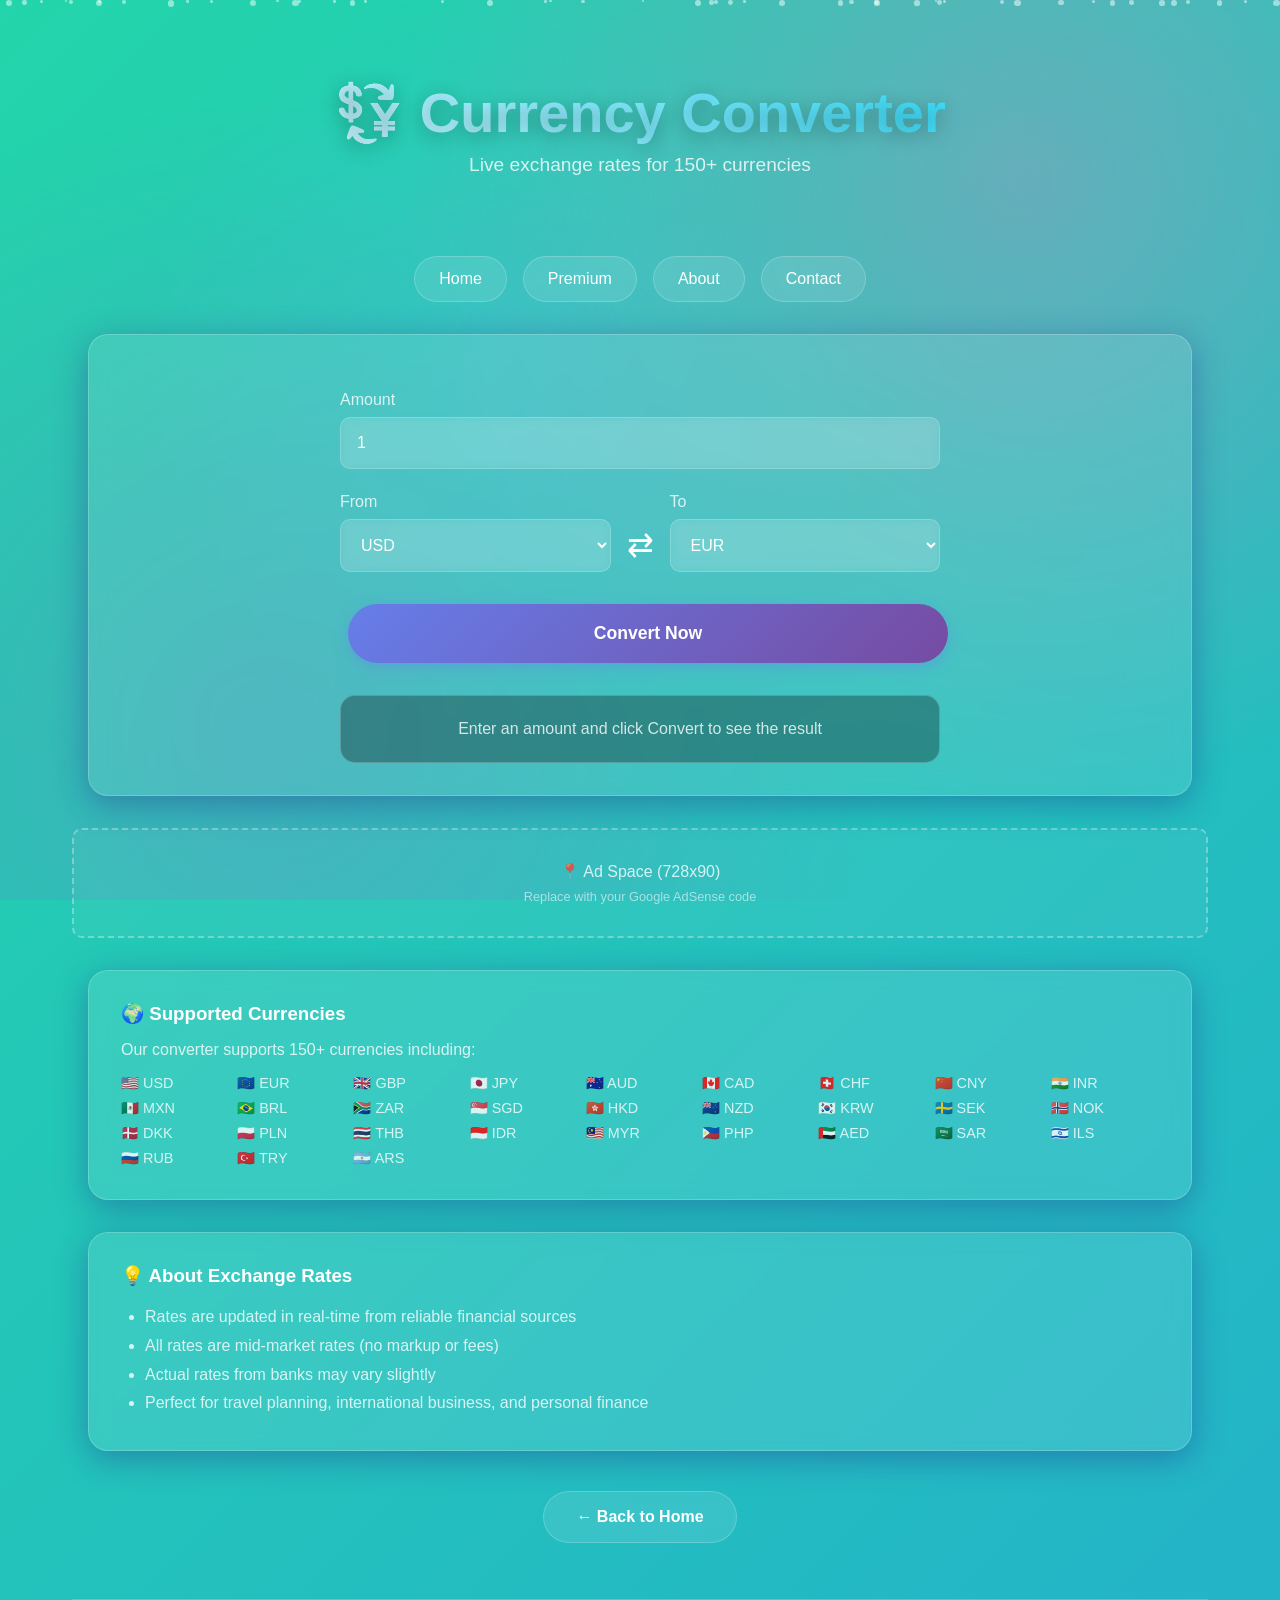
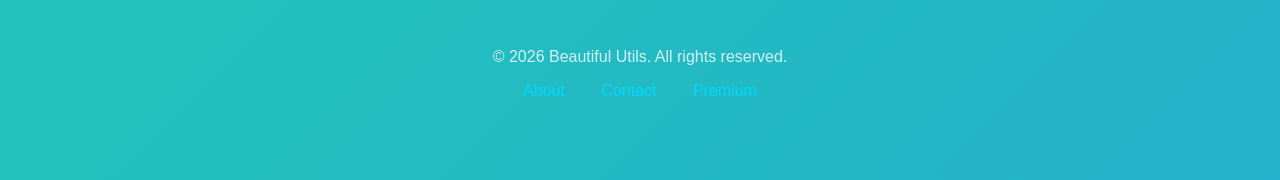
<file: currency-converter.html>
<!DOCTYPE html>
<html lang="en">
<head>
  <meta charset="UTF-8">
  <meta name="viewport" content="width=device-width, initial-scale=1.0">
  <title>Currency Converter - Beautiful Utils</title>
  <meta name="description" content="Convert between 150+ currencies with live exchange rates. Free, fast, and accurate currency conversion tool.">
  
  <link rel="stylesheet" href="css/styles.css">
  
  <!-- AdSense -->
  <!-- <script async src="https://pagead2.googlesyndication.com/pagead/js/adsbygoogle.js?client=ca-pub-XXXXXXXXXXXXXXXX" crossorigin="anonymous"></script> -->
</head>
<body>
  <div class="cinematic-bg"></div>
  <div class="particles"></div>
  
  <div class="container">
    <header>
      <h1>💱 Currency Converter</h1>
      <p>Live exchange rates for 150+ currencies</p>
    </header>
    
    <nav>
      <a href="index.html">Home</a>
      <a href="premium.html">Premium</a>
      <a href="about.html">About</a>
      <a href="contact.html">Contact</a>
    </nav>
    
    <div class="glass-card">
      <div style="max-width: 600px; margin: 0 auto;">
        <div class="form-group">
          <label for="amount">Amount</label>
          <input type="number" id="amount" placeholder="Enter amount" value="1" min="0" step="0.01">
        </div>
        
        <div style="display: grid; grid-template-columns: 1fr auto 1fr; gap: 1rem; align-items: end; margin-bottom: 1.5rem;">
          <div>
            <label for="from-currency">From</label>
            <select id="from-currency">
              <option value="USD">USD</option>
            </select>
          </div>
          
          <div style="text-align: center; padding-bottom: 0.5rem;">
            <span style="font-size: 2rem;">⇄</span>
          </div>
          
          <div>
            <label for="to-currency">To</label>
            <select id="to-currency">
              <option value="EUR">EUR</option>
            </select>
          </div>
        </div>
        
        <button class="btn btn-primary" onclick="CurrencyConverter.convert()" style="width: 100%; padding: 1.2rem; font-size: 1.1rem;">
          Convert Now
        </button>
        
        <div id="conversion-result" class="result-box">
          <p style="text-align: center; color: var(--text-secondary);">
            Enter an amount and click Convert to see the result
          </p>
        </div>
      </div>
    </div>
    
    <!-- AdSense Placeholder -->
    <div class="adsense-placeholder">
      <p>📍 Ad Space (728x90)</p>
      <p style="font-size: 0.8rem; margin-top: 0.5rem; opacity: 0.7;">Replace with your Google AdSense code</p>
    </div>
    
    <div class="glass-card mt-2">
      <h3 style="margin-bottom: 1rem;">🌍 Supported Currencies</h3>
      <p style="color: var(--text-secondary); margin-bottom: 1rem;">
        Our converter supports 150+ currencies including:
      </p>
      <div style="display: grid; grid-template-columns: repeat(auto-fill, minmax(100px, 1fr)); gap: 0.5rem; color: var(--text-secondary); font-size: 0.9rem;">
        <div>🇺🇸 USD</div>
        <div>🇪🇺 EUR</div>
        <div>🇬🇧 GBP</div>
        <div>🇯🇵 JPY</div>
        <div>🇦🇺 AUD</div>
        <div>🇨🇦 CAD</div>
        <div>🇨🇭 CHF</div>
        <div>🇨🇳 CNY</div>
        <div>🇮🇳 INR</div>
        <div>🇲🇽 MXN</div>
        <div>🇧🇷 BRL</div>
        <div>🇿🇦 ZAR</div>
        <div>🇸🇬 SGD</div>
        <div>🇭🇰 HKD</div>
        <div>🇳🇿 NZD</div>
        <div>🇰🇷 KRW</div>
        <div>🇸🇪 SEK</div>
        <div>🇳🇴 NOK</div>
        <div>🇩🇰 DKK</div>
        <div>🇵🇱 PLN</div>
        <div>🇹🇭 THB</div>
        <div>🇮🇩 IDR</div>
        <div>🇲🇾 MYR</div>
        <div>🇵🇭 PHP</div>
        <div>🇦🇪 AED</div>
        <div>🇸🇦 SAR</div>
        <div>🇮🇱 ILS</div>
        <div>🇷🇺 RUB</div>
        <div>🇹🇷 TRY</div>
        <div>🇦🇷 ARS</div>
      </div>
    </div>
    
    <div class="glass-card mt-2">
      <h3 style="margin-bottom: 1rem;">💡 About Exchange Rates</h3>
      <ul style="color: var(--text-secondary); line-height: 1.8; padding-left: 1.5rem;">
        <li>Rates are updated in real-time from reliable financial sources</li>
        <li>All rates are mid-market rates (no markup or fees)</li>
        <li>Actual rates from banks may vary slightly</li>
        <li>Perfect for travel planning, international business, and personal finance</li>
      </ul>
    </div>
    
    <div class="text-center mt-2">
      <a href="index.html" class="btn btn-secondary">← Back to Home</a>
    </div>
    
    <footer>
      <p style="color: var(--text-secondary); margin-bottom: 1rem;">
        &copy; 2026 Beautiful Utils. All rights reserved.
      </p>
      <div>
        <a href="about.html">About</a>
        <a href="contact.html">Contact</a>
        <a href="premium.html">Premium</a>
      </div>
    </footer>
  </div>
  
  <script src="js/main.js"></script>
</body>
</html>
</file>
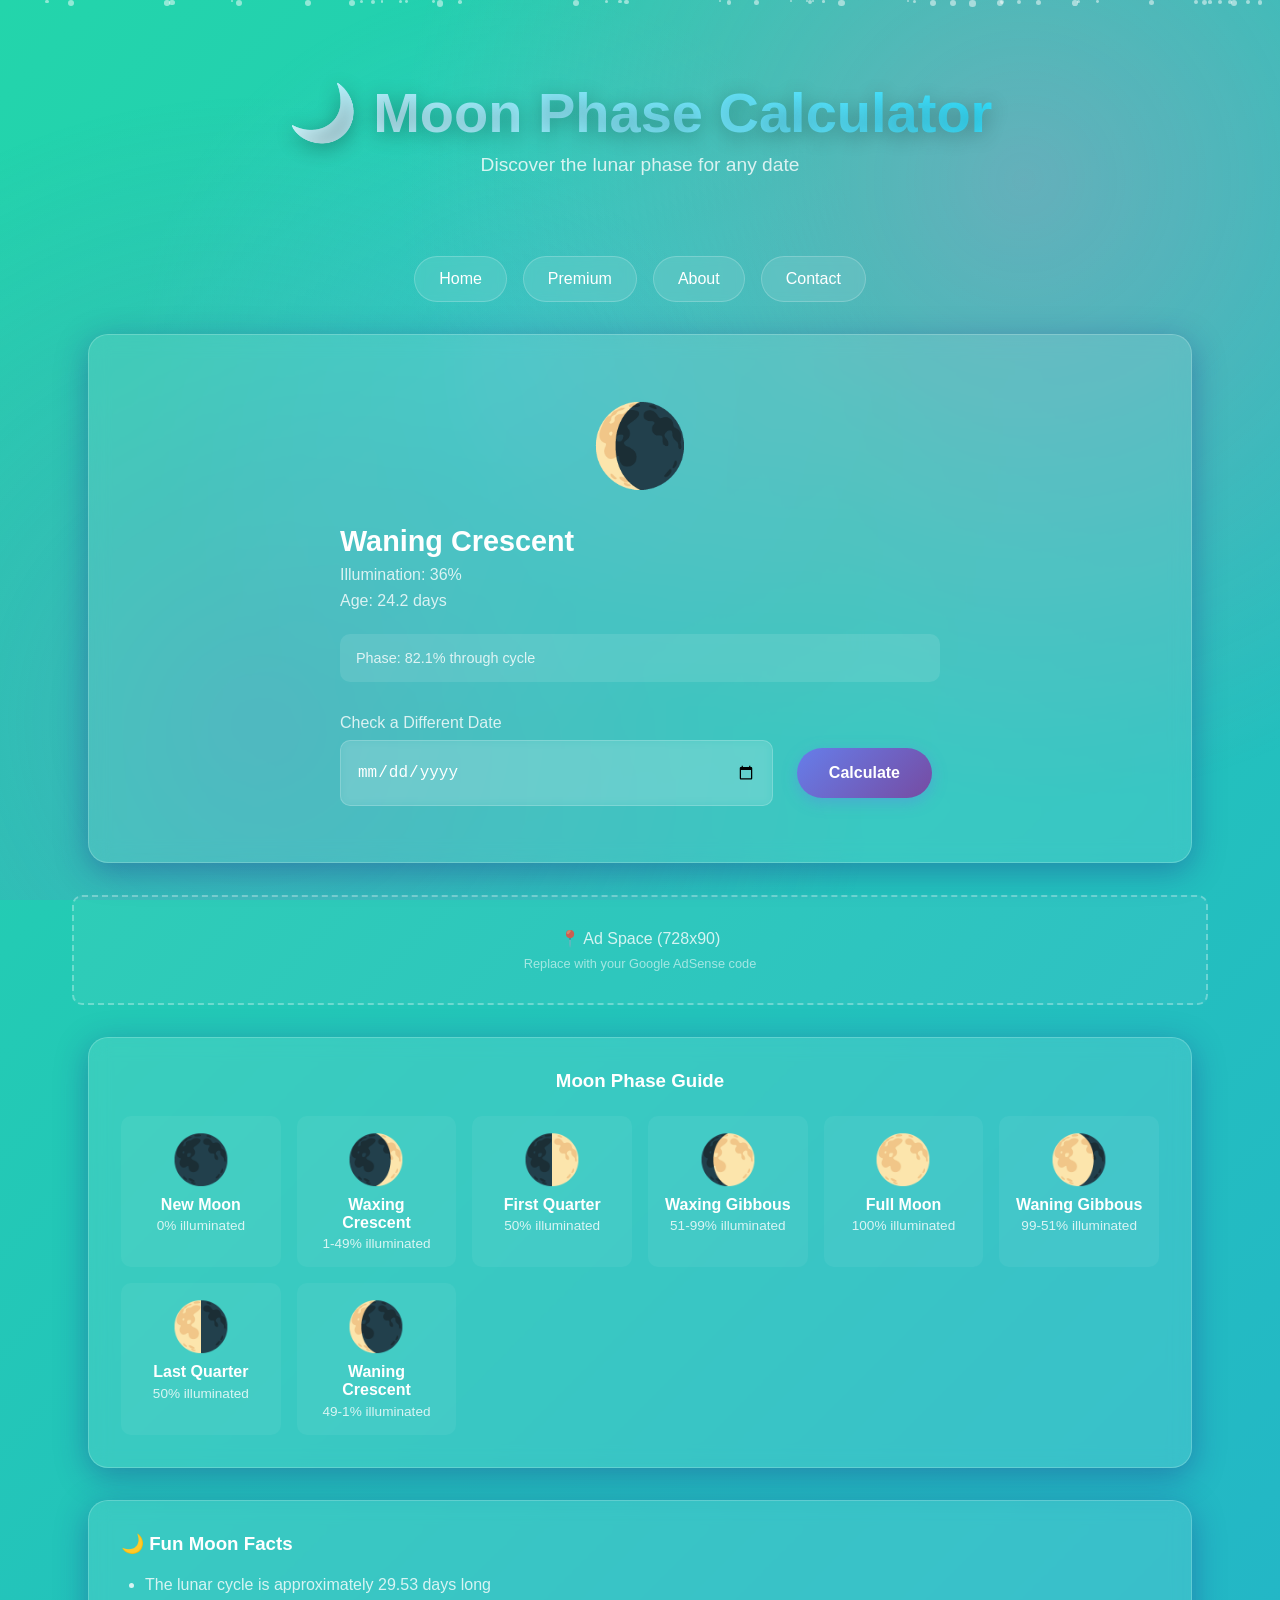
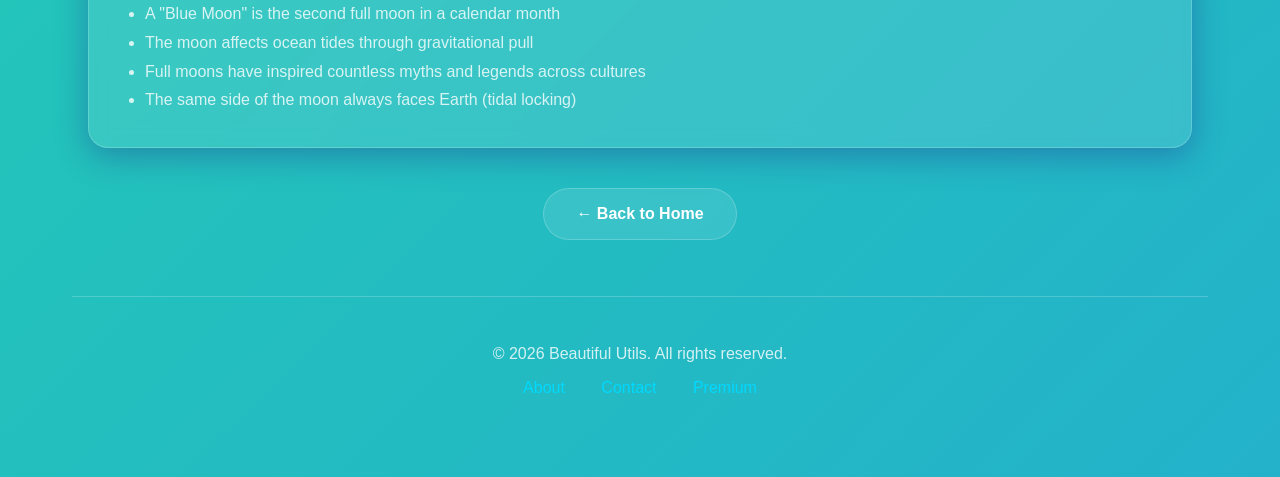
<file: moon-phase.html>
<!DOCTYPE html>
<html lang="en">
<head>
  <meta charset="UTF-8">
  <meta name="viewport" content="width=device-width, initial-scale=1.0">
  <title>Moon Phase Calculator - Beautiful Utils</title>
  <meta name="description" content="Discover the current moon phase, illumination percentage, and moon age. Beautiful lunar calendar tool.">
  
  <link rel="stylesheet" href="css/styles.css">
  
  <!-- AdSense -->
  <!-- <script async src="https://pagead2.googlesyndication.com/pagead/js/adsbygoogle.js?client=ca-pub-XXXXXXXXXXXXXXXX" crossorigin="anonymous"></script> -->
</head>
<body>
  <div class="cinematic-bg"></div>
  <div class="particles"></div>
  
  <div class="container">
    <header>
      <h1>🌙 Moon Phase Calculator</h1>
      <p>Discover the lunar phase for any date</p>
    </header>
    
    <nav>
      <a href="index.html">Home</a>
      <a href="premium.html">Premium</a>
      <a href="about.html">About</a>
      <a href="contact.html">Contact</a>
    </nav>
    
    <div class="glass-card">
      <div style="max-width: 600px; margin: 0 auto;">
        <div id="moon-display">
          <!-- Moon phase will be displayed here -->
        </div>
        
        <div class="form-group mt-2">
          <label for="moon-date">Check a Different Date</label>
          <div style="display: flex; gap: 1rem;">
            <input type="date" id="moon-date" style="flex: 1;">
            <button class="btn btn-primary" onclick="MoonPhase.calculateForDate()">Calculate</button>
          </div>
        </div>
      </div>
    </div>
    
    <!-- AdSense Placeholder -->
    <div class="adsense-placeholder">
      <p>📍 Ad Space (728x90)</p>
      <p style="font-size: 0.8rem; margin-top: 0.5rem; opacity: 0.7;">Replace with your Google AdSense code</p>
    </div>
    
    <div class="glass-card mt-2">
      <h3 style="margin-bottom: 1.5rem; text-align: center;">Moon Phase Guide</h3>
      <div style="display: grid; grid-template-columns: repeat(auto-fit, minmax(150px, 1fr)); gap: 1rem;">
        <div style="text-align: center; padding: 1rem; background: rgba(255,255,255,0.05); border-radius: 10px;">
          <div style="font-size: 3rem;">🌑</div>
          <div style="font-weight: 600; margin-top: 0.5rem;">New Moon</div>
          <div style="font-size: 0.85rem; color: var(--text-secondary); margin-top: 0.3rem;">0% illuminated</div>
        </div>
        <div style="text-align: center; padding: 1rem; background: rgba(255,255,255,0.05); border-radius: 10px;">
          <div style="font-size: 3rem;">🌒</div>
          <div style="font-weight: 600; margin-top: 0.5rem;">Waxing Crescent</div>
          <div style="font-size: 0.85rem; color: var(--text-secondary); margin-top: 0.3rem;">1-49% illuminated</div>
        </div>
        <div style="text-align: center; padding: 1rem; background: rgba(255,255,255,0.05); border-radius: 10px;">
          <div style="font-size: 3rem;">🌓</div>
          <div style="font-weight: 600; margin-top: 0.5rem;">First Quarter</div>
          <div style="font-size: 0.85rem; color: var(--text-secondary); margin-top: 0.3rem;">50% illuminated</div>
        </div>
        <div style="text-align: center; padding: 1rem; background: rgba(255,255,255,0.05); border-radius: 10px;">
          <div style="font-size: 3rem;">🌔</div>
          <div style="font-weight: 600; margin-top: 0.5rem;">Waxing Gibbous</div>
          <div style="font-size: 0.85rem; color: var(--text-secondary); margin-top: 0.3rem;">51-99% illuminated</div>
        </div>
        <div style="text-align: center; padding: 1rem; background: rgba(255,255,255,0.05); border-radius: 10px;">
          <div style="font-size: 3rem;">🌕</div>
          <div style="font-weight: 600; margin-top: 0.5rem;">Full Moon</div>
          <div style="font-size: 0.85rem; color: var(--text-secondary); margin-top: 0.3rem;">100% illuminated</div>
        </div>
        <div style="text-align: center; padding: 1rem; background: rgba(255,255,255,0.05); border-radius: 10px;">
          <div style="font-size: 3rem;">🌖</div>
          <div style="font-weight: 600; margin-top: 0.5rem;">Waning Gibbous</div>
          <div style="font-size: 0.85rem; color: var(--text-secondary); margin-top: 0.3rem;">99-51% illuminated</div>
        </div>
        <div style="text-align: center; padding: 1rem; background: rgba(255,255,255,0.05); border-radius: 10px;">
          <div style="font-size: 3rem;">🌗</div>
          <div style="font-weight: 600; margin-top: 0.5rem;">Last Quarter</div>
          <div style="font-size: 0.85rem; color: var(--text-secondary); margin-top: 0.3rem;">50% illuminated</div>
        </div>
        <div style="text-align: center; padding: 1rem; background: rgba(255,255,255,0.05); border-radius: 10px;">
          <div style="font-size: 3rem;">🌘</div>
          <div style="font-weight: 600; margin-top: 0.5rem;">Waning Crescent</div>
          <div style="font-size: 0.85rem; color: var(--text-secondary); margin-top: 0.3rem;">49-1% illuminated</div>
        </div>
      </div>
    </div>
    
    <div class="glass-card mt-2">
      <h3 style="margin-bottom: 1rem;">🌙 Fun Moon Facts</h3>
      <ul style="color: var(--text-secondary); line-height: 1.8; padding-left: 1.5rem;">
        <li>The lunar cycle is approximately 29.53 days long</li>
        <li>A "Blue Moon" is the second full moon in a calendar month</li>
        <li>The moon affects ocean tides through gravitational pull</li>
        <li>Full moons have inspired countless myths and legends across cultures</li>
        <li>The same side of the moon always faces Earth (tidal locking)</li>
      </ul>
    </div>
    
    <div class="text-center mt-2">
      <a href="index.html" class="btn btn-secondary">← Back to Home</a>
    </div>
    
    <footer>
      <p style="color: var(--text-secondary); margin-bottom: 1rem;">
        &copy; 2026 Beautiful Utils. All rights reserved.
      </p>
      <div>
        <a href="about.html">About</a>
        <a href="contact.html">Contact</a>
        <a href="premium.html">Premium</a>
      </div>
    </footer>
  </div>
  
  <script src="js/main.js"></script>
</body>
</html>
</file>
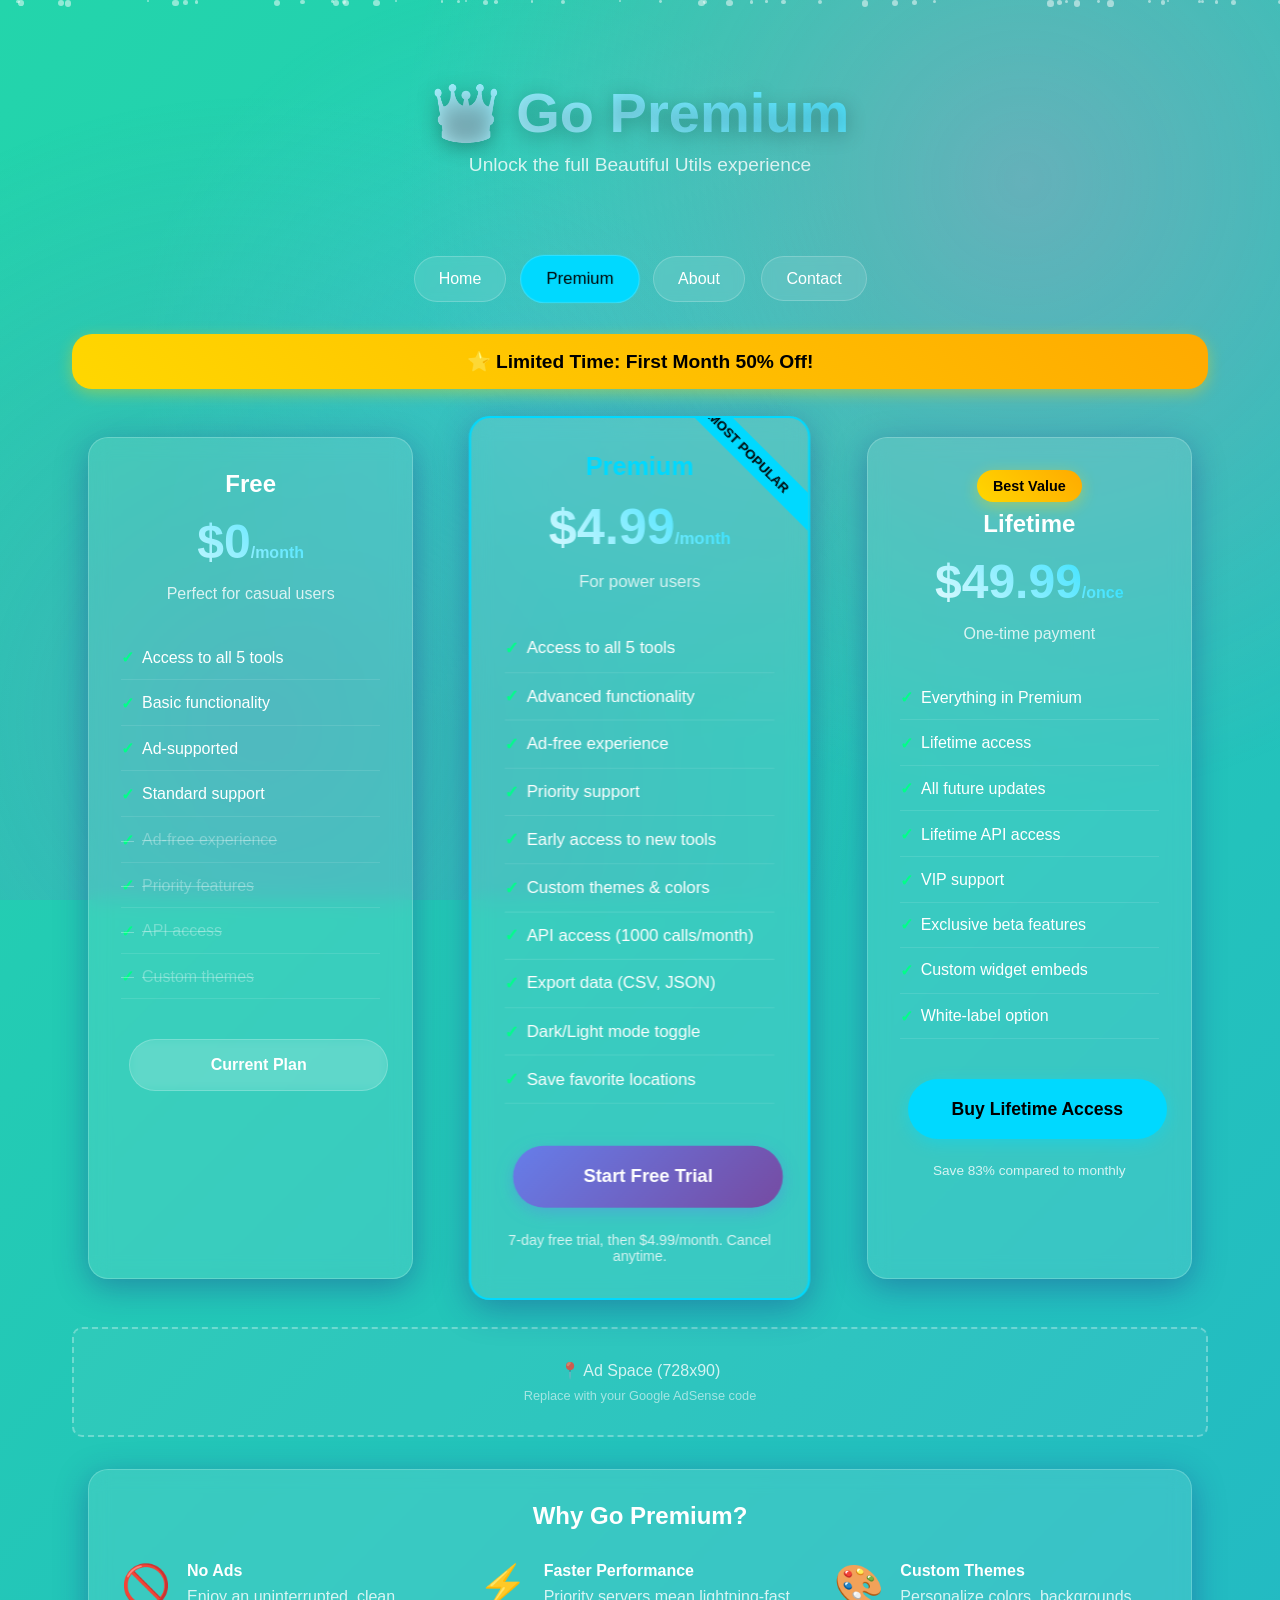
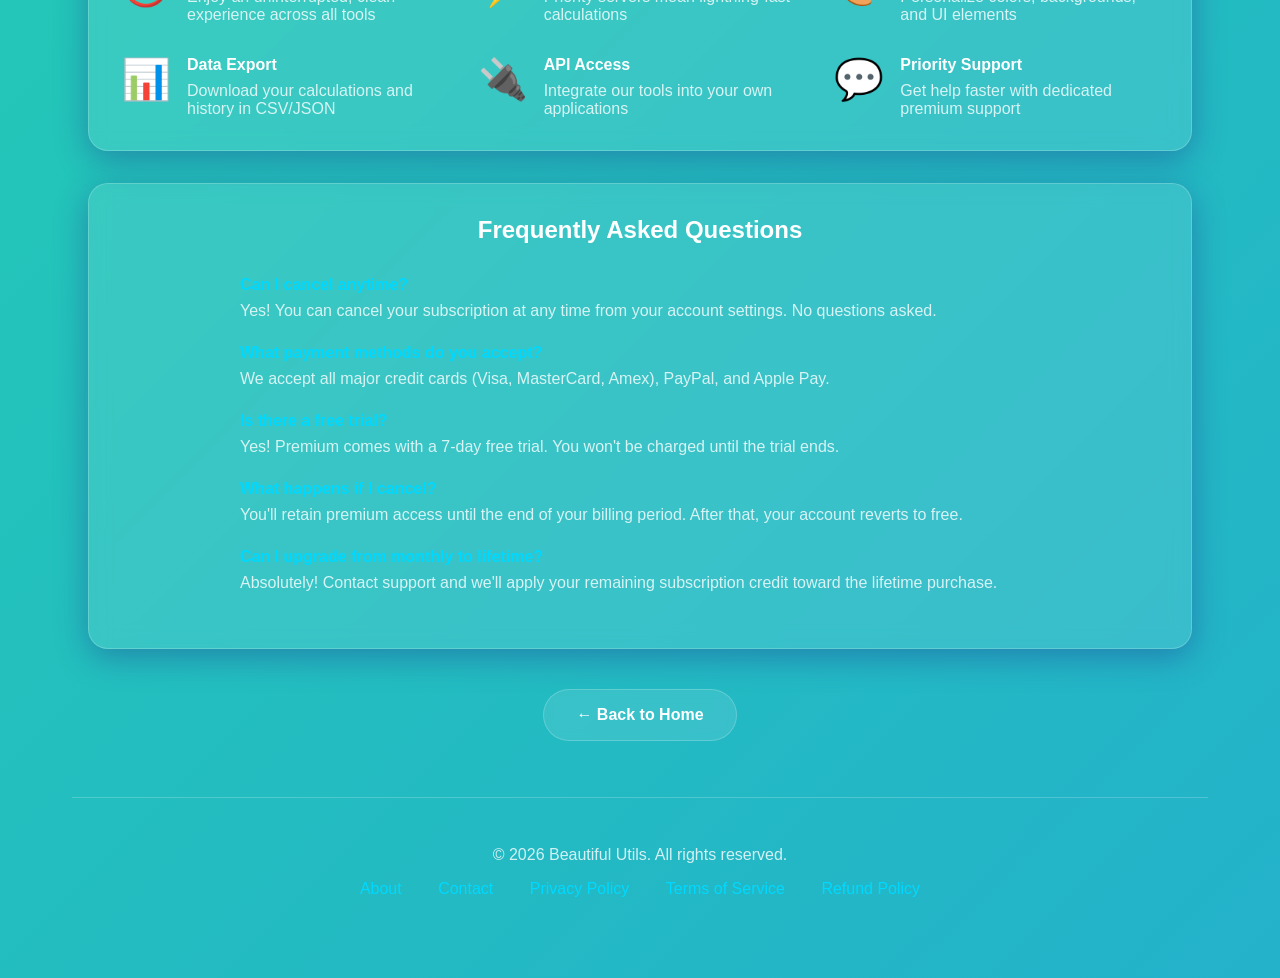
<file: premium.html>
<!DOCTYPE html>
<html lang="en">
<head>
  <meta charset="UTF-8">
  <meta name="viewport" content="width=device-width, initial-scale=1.0">
  <title>Premium - Beautiful Utils</title>
  <meta name="description" content="Upgrade to Premium for ad-free experience, exclusive features, and priority support. Only $4.99/month.">
  
  <link rel="stylesheet" href="css/styles.css">
  
  <!-- AdSense -->
  <!-- <script async src="https://pagead2.googlesyndication.com/pagead/js/adsbygoogle.js?client=ca-pub-XXXXXXXXXXXXXXXX" crossorigin="anonymous"></script> -->
</head>
<body>
  <div class="cinematic-bg"></div>
  <div class="particles"></div>
  
  <div class="container">
    <header>
      <h1>👑 Go Premium</h1>
      <p>Unlock the full Beautiful Utils experience</p>
    </header>
    
    <nav>
      <a href="index.html">Home</a>
      <a href="premium.html" class="active">Premium</a>
      <a href="about.html">About</a>
      <a href="contact.html">Contact</a>
    </nav>
    
    <div class="premium-badge" style="display: block; text-align: center; font-size: 1.2rem; padding: 1rem 2rem;">
      ⭐ Limited Time: First Month 50% Off!
    </div>
    
    <div class="pricing-grid">
      <!-- Free Plan -->
      <div class="glass-card pricing-card">
        <h3 style="font-size: 1.5rem;">Free</h3>
        <div class="price">$0<span>/month</span></div>
        <p style="color: var(--text-secondary);">Perfect for casual users</p>
        
        <ul class="features-list">
          <li>Access to all 5 tools</li>
          <li>Basic functionality</li>
          <li>Ad-supported</li>
          <li>Standard support</li>
          <li style="color: rgba(255,255,255,0.3); text-decoration: line-through;">Ad-free experience</li>
          <li style="color: rgba(255,255,255,0.3); text-decoration: line-through;">Priority features</li>
          <li style="color: rgba(255,255,255,0.3); text-decoration: line-through;">API access</li>
          <li style="color: rgba(255,255,255,0.3); text-decoration: line-through;">Custom themes</li>
        </ul>
        
        <button class="btn btn-secondary" style="width: 100%;">Current Plan</button>
      </div>
      
      <!-- Premium Plan -->
      <div class="glass-card pricing-card featured">
        <h3 style="font-size: 1.5rem; color: var(--accent-color);">Premium</h3>
        <div class="price">$4.99<span>/month</span></div>
        <p style="color: var(--text-secondary);">For power users</p>
        
        <ul class="features-list">
          <li>Access to all 5 tools</li>
          <li>Advanced functionality</li>
          <li>Ad-free experience</li>
          <li>Priority support</li>
          <li>Early access to new tools</li>
          <li>Custom themes & colors</li>
          <li>API access (1000 calls/month)</li>
          <li>Export data (CSV, JSON)</li>
          <li>Dark/Light mode toggle</li>
          <li>Save favorite locations</li>
        </ul>
        
        <button class="btn btn-primary" style="width: 100%; padding: 1.2rem; font-size: 1.1rem;" onclick="showPaymentModal()">
          Start Free Trial
        </button>
        <p style="font-size: 0.85rem; color: var(--text-secondary); margin-top: 1rem;">
          7-day free trial, then $4.99/month. Cancel anytime.
        </p>
      </div>
      
      <!-- Lifetime Plan -->
      <div class="glass-card pricing-card">
        <div class="premium-badge" style="margin-bottom: 0.5rem;">Best Value</div>
        <h3 style="font-size: 1.5rem;">Lifetime</h3>
        <div class="price">$49.99<span>/once</span></div>
        <p style="color: var(--text-secondary);">One-time payment</p>
        
        <ul class="features-list">
          <li>Everything in Premium</li>
          <li>Lifetime access</li>
          <li>All future updates</li>
          <li>Lifetime API access</li>
          <li>VIP support</li>
          <li>Exclusive beta features</li>
          <li>Custom widget embeds</li>
          <li>White-label option</li>
        </ul>
        
        <button class="btn btn-accent" style="width: 100%; padding: 1.2rem; font-size: 1.1rem;" onclick="showPaymentModal('lifetime')">
          Buy Lifetime Access
        </button>
        <p style="font-size: 0.85rem; color: var(--text-secondary); margin-top: 1rem;">
          Save 83% compared to monthly
        </p>
      </div>
    </div>
    
    <!-- AdSense Placeholder -->
    <div class="adsense-placeholder">
      <p>📍 Ad Space (728x90)</p>
      <p style="font-size: 0.8rem; margin-top: 0.5rem; opacity: 0.7;">Replace with your Google AdSense code</p>
    </div>
    
    <!-- Why Premium Section -->
    <div class="glass-card mt-2">
      <h2 style="text-align: center; margin-bottom: 2rem;">Why Go Premium?</h2>
      <div style="display: grid; grid-template-columns: repeat(auto-fit, minmax(300px, 1fr)); gap: 2rem;">
        <div style="display: flex; gap: 1rem; align-items: flex-start;">
          <div style="font-size: 2.5rem;">🚫</div>
          <div>
            <h4 style="margin-bottom: 0.5rem;">No Ads</h4>
            <p style="color: var(--text-secondary);">Enjoy an uninterrupted, clean experience across all tools</p>
          </div>
        </div>
        <div style="display: flex; gap: 1rem; align-items: flex-start;">
          <div style="font-size: 2.5rem;">⚡</div>
          <div>
            <h4 style="margin-bottom: 0.5rem;">Faster Performance</h4>
            <p style="color: var(--text-secondary);">Priority servers mean lightning-fast calculations</p>
          </div>
        </div>
        <div style="display: flex; gap: 1rem; align-items: flex-start;">
          <div style="font-size: 2.5rem;">🎨</div>
          <div>
            <h4 style="margin-bottom: 0.5rem;">Custom Themes</h4>
            <p style="color: var(--text-secondary);">Personalize colors, backgrounds, and UI elements</p>
          </div>
        </div>
        <div style="display: flex; gap: 1rem; align-items: flex-start;">
          <div style="font-size: 2.5rem;">📊</div>
          <div>
            <h4 style="margin-bottom: 0.5rem;">Data Export</h4>
            <p style="color: var(--text-secondary);">Download your calculations and history in CSV/JSON</p>
          </div>
        </div>
        <div style="display: flex; gap: 1rem; align-items: flex-start;">
          <div style="font-size: 2.5rem;">🔌</div>
          <div>
            <h4 style="margin-bottom: 0.5rem;">API Access</h4>
            <p style="color: var(--text-secondary);">Integrate our tools into your own applications</p>
          </div>
        </div>
        <div style="display: flex; gap: 1rem; align-items: flex-start;">
          <div style="font-size: 2.5rem;">💬</div>
          <div>
            <h4 style="margin-bottom: 0.5rem;">Priority Support</h4>
            <p style="color: var(--text-secondary);">Get help faster with dedicated premium support</p>
          </div>
        </div>
      </div>
    </div>
    
    <!-- FAQ Section -->
    <div class="glass-card mt-2">
      <h2 style="text-align: center; margin-bottom: 2rem;">Frequently Asked Questions</h2>
      <div style="max-width: 800px; margin: 0 auto;">
        <div style="margin-bottom: 1.5rem;">
          <h4 style="color: var(--accent-color); margin-bottom: 0.5rem;">Can I cancel anytime?</h4>
          <p style="color: var(--text-secondary);">Yes! You can cancel your subscription at any time from your account settings. No questions asked.</p>
        </div>
        <div style="margin-bottom: 1.5rem;">
          <h4 style="color: var(--accent-color); margin-bottom: 0.5rem;">What payment methods do you accept?</h4>
          <p style="color: var(--text-secondary);">We accept all major credit cards (Visa, MasterCard, Amex), PayPal, and Apple Pay.</p>
        </div>
        <div style="margin-bottom: 1.5rem;">
          <h4 style="color: var(--accent-color); margin-bottom: 0.5rem;">Is there a free trial?</h4>
          <p style="color: var(--text-secondary);">Yes! Premium comes with a 7-day free trial. You won't be charged until the trial ends.</p>
        </div>
        <div style="margin-bottom: 1.5rem;">
          <h4 style="color: var(--accent-color); margin-bottom: 0.5rem;">What happens if I cancel?</h4>
          <p style="color: var(--text-secondary);">You'll retain premium access until the end of your billing period. After that, your account reverts to free.</p>
        </div>
        <div style="margin-bottom: 1.5rem;">
          <h4 style="color: var(--accent-color); margin-bottom: 0.5rem;">Can I upgrade from monthly to lifetime?</h4>
          <p style="color: var(--text-secondary);">Absolutely! Contact support and we'll apply your remaining subscription credit toward the lifetime purchase.</p>
        </div>
      </div>
    </div>
    
    <!-- Payment Modal -->
    <div id="payment-modal" class="modal-overlay hidden">
      <div class="modal-content glass-card">
        <button class="modal-close" onclick="closePaymentModal()">&times;</button>
        <h3 style="text-align: center; margin-bottom: 1.5rem;">🔒 Secure Checkout</h3>
        
        <!-- This is a placeholder - integrate with Stripe, PayPal, or LemonSqueezy -->
        <div style="text-align: center; padding: 2rem;">
          <div style="font-size: 3rem; margin-bottom: 1rem;">💳</div>
          <p style="color: var(--text-secondary); margin-bottom: 1.5rem;">
            Payment integration placeholder
          </p>
          <p style="font-size: 0.9rem; color: var(--text-secondary);">
            Integrate with Stripe, PayPal, Paddle, or LemonSqueezy for real payments
          </p>
          <div style="display: flex; justify-content: center; gap: 1rem; margin-top: 1.5rem; flex-wrap: wrap;">
            <span style="padding: 0.5rem 1rem; background: rgba(255,255,255,0.1); border-radius: 5px; font-size: 0.8rem;">💳 Visa</span>
            <span style="padding: 0.5rem 1rem; background: rgba(255,255,255,0.1); border-radius: 5px; font-size: 0.8rem;">💳 MasterCard</span>
            <span style="padding: 0.5rem 1rem; background: rgba(255,255,255,0.1); border-radius: 5px; font-size: 0.8rem;">💳 Amex</span>
            <span style="padding: 0.5rem 1rem; background: rgba(255,255,255,0.1); border-radius: 5px; font-size: 0.8rem;">🅿️ PayPal</span>
            <span style="padding: 0.5rem 1rem; background: rgba(255,255,255,0.1); border-radius: 5px; font-size: 0.8rem;">🍎 Apple Pay</span>
          </div>
        </div>
      </div>
    </div>
    
    <div class="text-center mt-2">
      <a href="index.html" class="btn btn-secondary">← Back to Home</a>
    </div>
    
    <footer>
      <p style="color: var(--text-secondary); margin-bottom: 1rem;">
        &copy; 2026 Beautiful Utils. All rights reserved.
      </p>
      <div>
        <a href="about.html">About</a>
        <a href="contact.html">Contact</a>
        <a href="#">Privacy Policy</a>
        <a href="#">Terms of Service</a>
        <a href="#">Refund Policy</a>
      </div>
    </footer>
  </div>
  
  <script src="js/main.js"></script>
  <style>
    /* Modal Styles */
    .modal-overlay {
      position: fixed;
      top: 0;
      left: 0;
      width: 100%;
      height: 100%;
      background: rgba(0,0,0,0.8);
      z-index: 1000;
      display: flex;
      align-items: center;
      justify-content: center;
      opacity: 1;
      transition: opacity 0.3s ease;
    }
    
    .modal-overlay.hidden {
      display: none;
      opacity: 0;
    }
    
    .modal-content {
      max-width: 500px;
      width: 90%;
      position: relative;
      max-height: 90vh;
      overflow-y: auto;
    }
    
    .modal-close {
      position: absolute;
      top: 1rem;
      right: 1rem;
      background: rgba(255,255,255,0.2);
      border: none;
      color: white;
      font-size: 1.5rem;
      width: 40px;
      height: 40px;
      border-radius: 50%;
      cursor: pointer;
      transition: background 0.3s ease;
      display: flex;
      align-items: center;
      justify-content: center;
    }
    
    .modal-close:hover {
      background: rgba(255,255,255,0.4);
    }
  </style>
  <script>
    function showPaymentModal(plan = 'monthly') {
      const modal = document.getElementById('payment-modal');
      modal.classList.remove('hidden');
      modal.style.opacity = '0';
      setTimeout(() => {
        modal.style.opacity = '1';
      }, 10);
    }
    
    function closePaymentModal() {
      const modal = document.getElementById('payment-modal');
      modal.style.opacity = '0';
      setTimeout(() => {
        modal.classList.add('hidden');
      }, 300);
    }
    
    // Close modal when clicking outside
    document.getElementById('payment-modal')?.addEventListener('click', function(e) {
      if (e.target === this) {
        closePaymentModal();
      }
    });
    
    // Close modal on Escape key
    document.addEventListener('keydown', function(e) {
      if (e.key === 'Escape') {
        const modal = document.getElementById('payment-modal');
        if (!modal?.classList.contains('hidden')) {
          closePaymentModal();
        }
      }
    });
  </script>
</body>
</html>
</file>
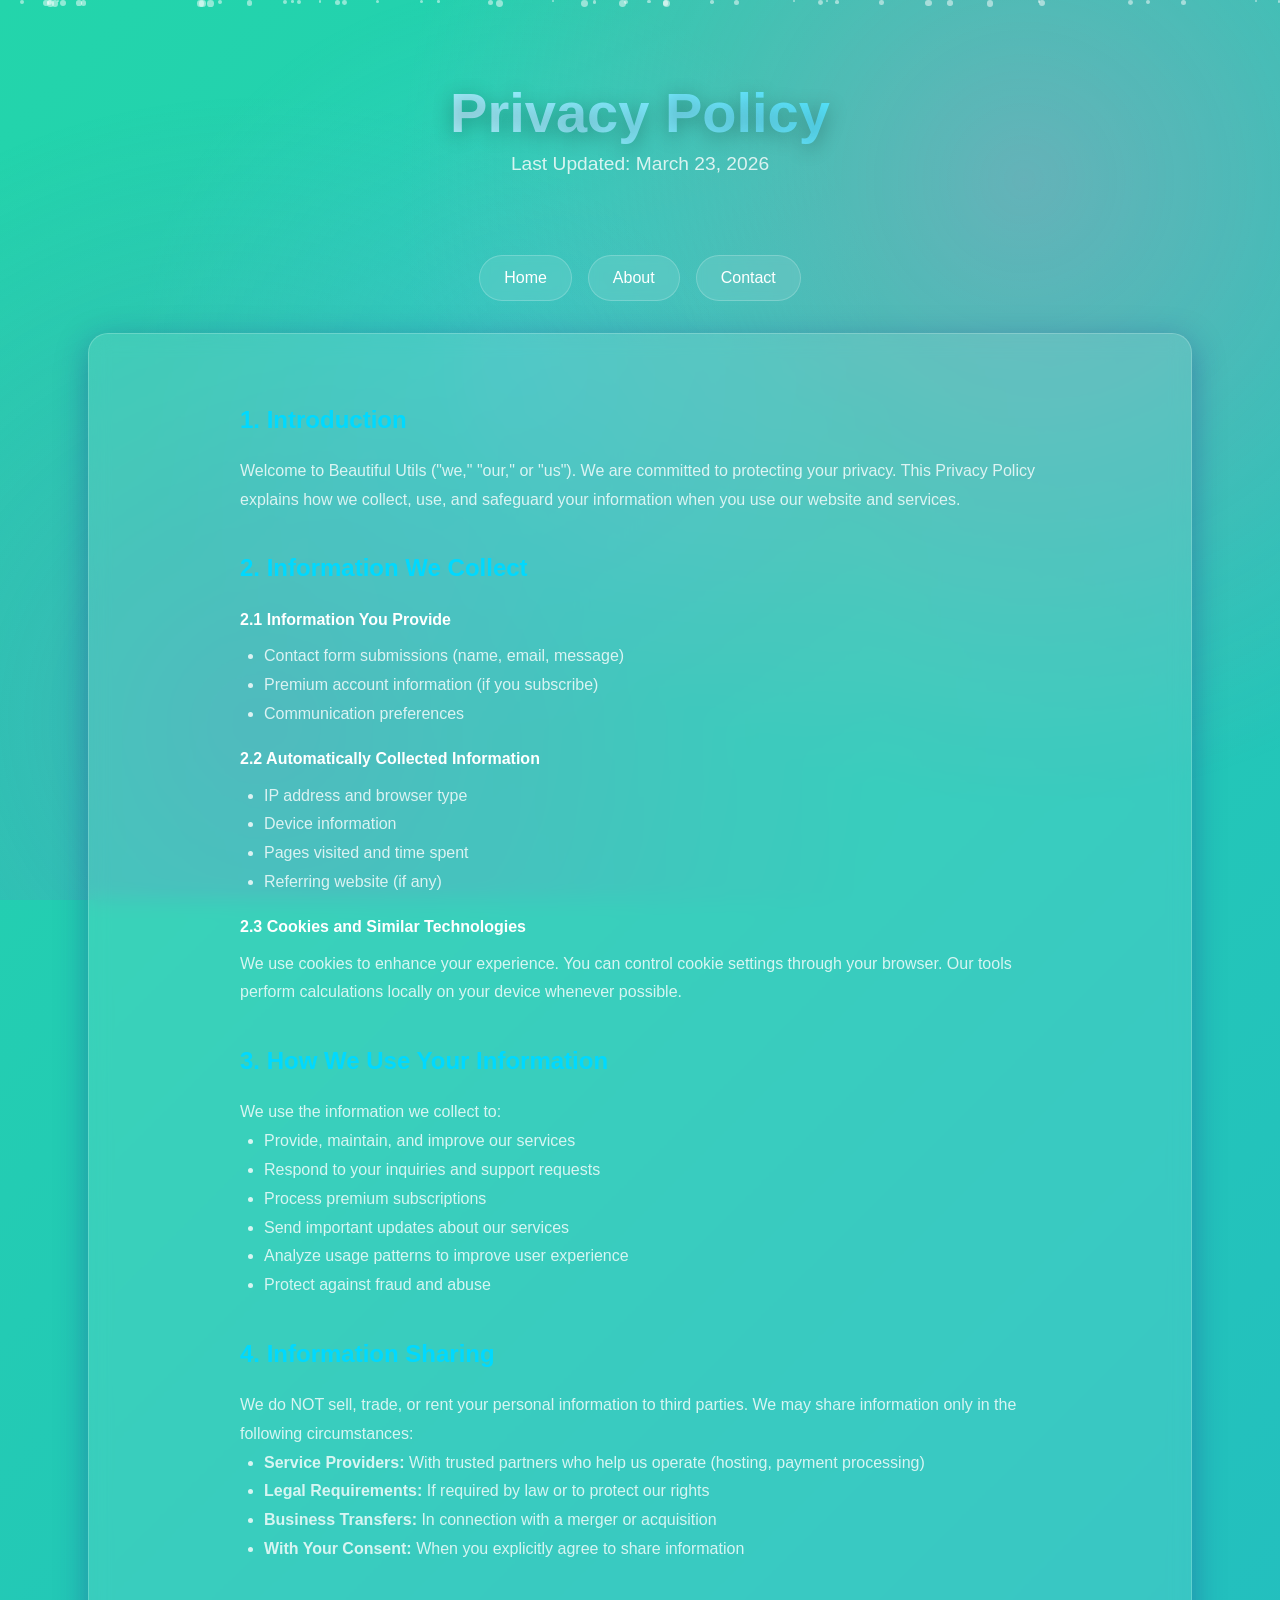
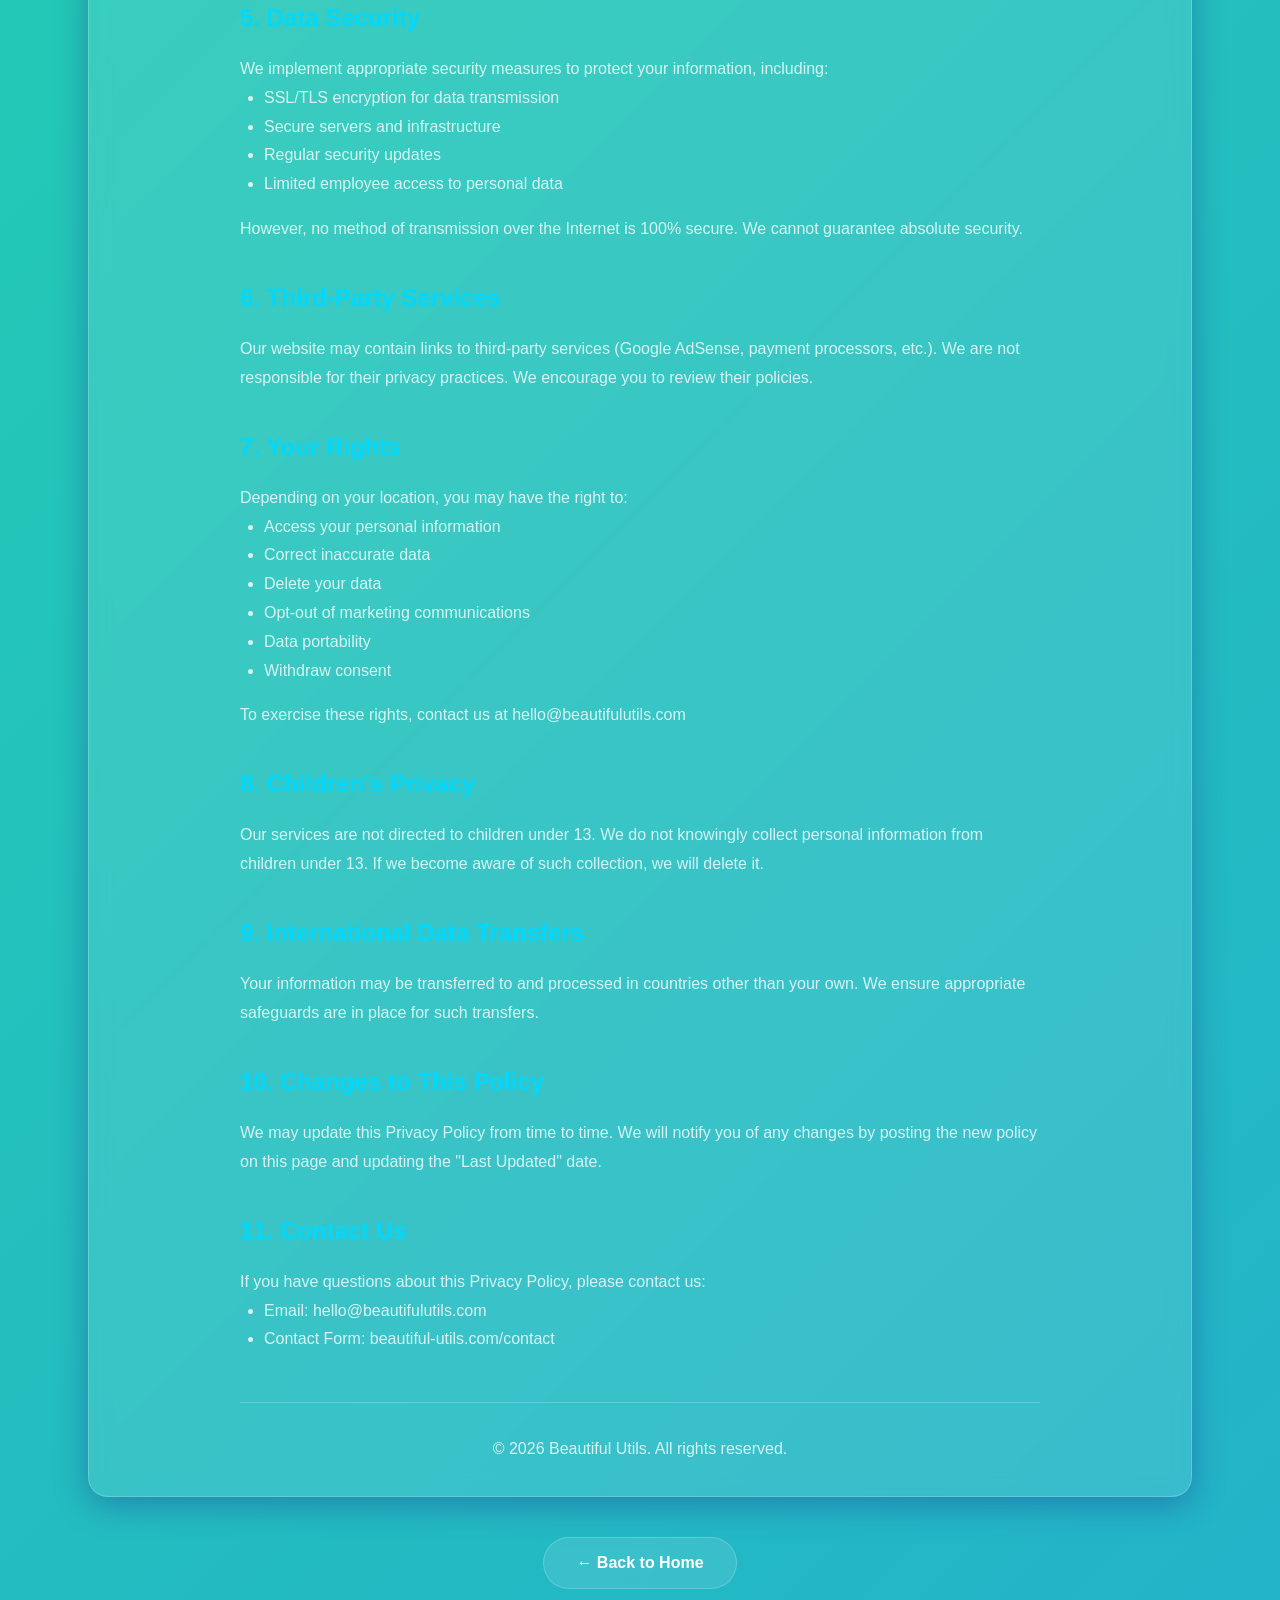
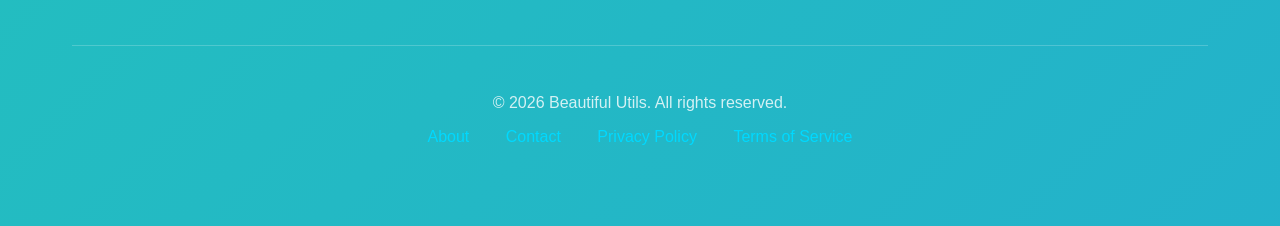
<file: privacy.html>
<!DOCTYPE html>
<html lang="en">
<head>
  <meta charset="UTF-8">
  <meta name="viewport" content="width=device-width, initial-scale=1.0">
  <title>Privacy Policy - Beautiful Utils</title>
  <meta name="description" content="Privacy Policy for Beautiful Utils. Learn how we handle your data and protect your privacy.">
  
  <link rel="stylesheet" href="css/styles.css">
</head>
<body>
  <div class="cinematic-bg"></div>
  <div class="particles"></div>
  
  <div class="container">
    <header>
      <h1>Privacy Policy</h1>
      <p>Last Updated: March 23, 2026</p>
    </header>
    
    <nav>
      <a href="index.html">Home</a>
      <a href="about.html">About</a>
      <a href="contact.html">Contact</a>
    </nav>
    
    <div class="glass-card">
      <div style="max-width: 800px; margin: 0 auto; line-height: 1.8; color: var(--text-secondary);">
        
        <h2 style="color: var(--accent-color); margin: 2rem 0 1rem 0;">1. Introduction</h2>
        <p>
          Welcome to Beautiful Utils ("we," "our," or "us"). We are committed to protecting your privacy. 
          This Privacy Policy explains how we collect, use, and safeguard your information when you use 
          our website and services.
        </p>
        
        <h2 style="color: var(--accent-color); margin: 2rem 0 1rem 0;">2. Information We Collect</h2>
        <h4 style="color: white; margin: 1rem 0 0.5rem 0;">2.1 Information You Provide</h4>
        <ul style="padding-left: 1.5rem; margin-bottom: 1rem;">
          <li>Contact form submissions (name, email, message)</li>
          <li>Premium account information (if you subscribe)</li>
          <li>Communication preferences</li>
        </ul>
        
        <h4 style="color: white; margin: 1rem 0 0.5rem 0;">2.2 Automatically Collected Information</h4>
        <ul style="padding-left: 1.5rem; margin-bottom: 1rem;">
          <li>IP address and browser type</li>
          <li>Device information</li>
          <li>Pages visited and time spent</li>
          <li>Referring website (if any)</li>
        </ul>
        
        <h4 style="color: white; margin: 1rem 0 0.5rem 0;">2.3 Cookies and Similar Technologies</h4>
        <p>
          We use cookies to enhance your experience. You can control cookie settings through your browser.
          Our tools perform calculations locally on your device whenever possible.
        </p>
        
        <h2 style="color: var(--accent-color); margin: 2rem 0 1rem 0;">3. How We Use Your Information</h2>
        <p>We use the information we collect to:</p>
        <ul style="padding-left: 1.5rem; margin-bottom: 1rem;">
          <li>Provide, maintain, and improve our services</li>
          <li>Respond to your inquiries and support requests</li>
          <li>Process premium subscriptions</li>
          <li>Send important updates about our services</li>
          <li>Analyze usage patterns to improve user experience</li>
          <li>Protect against fraud and abuse</li>
        </ul>
        
        <h2 style="color: var(--accent-color); margin: 2rem 0 1rem 0;">4. Information Sharing</h2>
        <p>
          We do NOT sell, trade, or rent your personal information to third parties. We may share 
          information only in the following circumstances:
        </p>
        <ul style="padding-left: 1.5rem; margin-bottom: 1rem;">
          <li><strong>Service Providers:</strong> With trusted partners who help us operate (hosting, payment processing)</li>
          <li><strong>Legal Requirements:</strong> If required by law or to protect our rights</li>
          <li><strong>Business Transfers:</strong> In connection with a merger or acquisition</li>
          <li><strong>With Your Consent:</strong> When you explicitly agree to share information</li>
        </ul>
        
        <h2 style="color: var(--accent-color); margin: 2rem 0 1rem 0;">5. Data Security</h2>
        <p>
          We implement appropriate security measures to protect your information, including:
        </p>
        <ul style="padding-left: 1.5rem; margin-bottom: 1rem;">
          <li>SSL/TLS encryption for data transmission</li>
          <li>Secure servers and infrastructure</li>
          <li>Regular security updates</li>
          <li>Limited employee access to personal data</li>
        </ul>
        <p>
          However, no method of transmission over the Internet is 100% secure. We cannot guarantee 
          absolute security.
        </p>
        
        <h2 style="color: var(--accent-color); margin: 2rem 0 1rem 0;">6. Third-Party Services</h2>
        <p>
          Our website may contain links to third-party services (Google AdSense, payment processors, etc.). 
          We are not responsible for their privacy practices. We encourage you to review their policies.
        </p>
        
        <h2 style="color: var(--accent-color); margin: 2rem 0 1rem 0;">7. Your Rights</h2>
        <p>Depending on your location, you may have the right to:</p>
        <ul style="padding-left: 1.5rem; margin-bottom: 1rem;">
          <li>Access your personal information</li>
          <li>Correct inaccurate data</li>
          <li>Delete your data</li>
          <li>Opt-out of marketing communications</li>
          <li>Data portability</li>
          <li>Withdraw consent</li>
        </ul>
        <p>
          To exercise these rights, contact us at hello@beautifulutils.com
        </p>
        
        <h2 style="color: var(--accent-color); margin: 2rem 0 1rem 0;">8. Children's Privacy</h2>
        <p>
          Our services are not directed to children under 13. We do not knowingly collect personal 
          information from children under 13. If we become aware of such collection, we will delete it.
        </p>
        
        <h2 style="color: var(--accent-color); margin: 2rem 0 1rem 0;">9. International Data Transfers</h2>
        <p>
          Your information may be transferred to and processed in countries other than your own. 
          We ensure appropriate safeguards are in place for such transfers.
        </p>
        
        <h2 style="color: var(--accent-color); margin: 2rem 0 1rem 0;">10. Changes to This Policy</h2>
        <p>
          We may update this Privacy Policy from time to time. We will notify you of any changes by 
          posting the new policy on this page and updating the "Last Updated" date.
        </p>
        
        <h2 style="color: var(--accent-color); margin: 2rem 0 1rem 0;">11. Contact Us</h2>
        <p>
          If you have questions about this Privacy Policy, please contact us:
        </p>
        <ul style="padding-left: 1.5rem; margin-bottom: 1rem;">
          <li>Email: hello@beautifulutils.com</li>
          <li>Contact Form: beautiful-utils.com/contact</li>
        </ul>
        
        <div style="margin-top: 3rem; padding-top: 2rem; border-top: 1px solid var(--glass-border); text-align: center;">
          <p style="color: var(--text-secondary);">
            © 2026 Beautiful Utils. All rights reserved.
          </p>
        </div>
        
      </div>
    </div>
    
    <div class="text-center mt-2">
      <a href="index.html" class="btn btn-secondary">← Back to Home</a>
    </div>
    
    <footer>
      <p style="color: var(--text-secondary); margin-bottom: 1rem;">
        &copy; 2026 Beautiful Utils. All rights reserved.
      </p>
      <div>
        <a href="about.html">About</a>
        <a href="contact.html">Contact</a>
        <a href="privacy.html">Privacy Policy</a>
        <a href="terms.html">Terms of Service</a>
      </div>
    </footer>
  </div>
  
  <script src="js/main.js"></script>
</body>
</html>
</file>
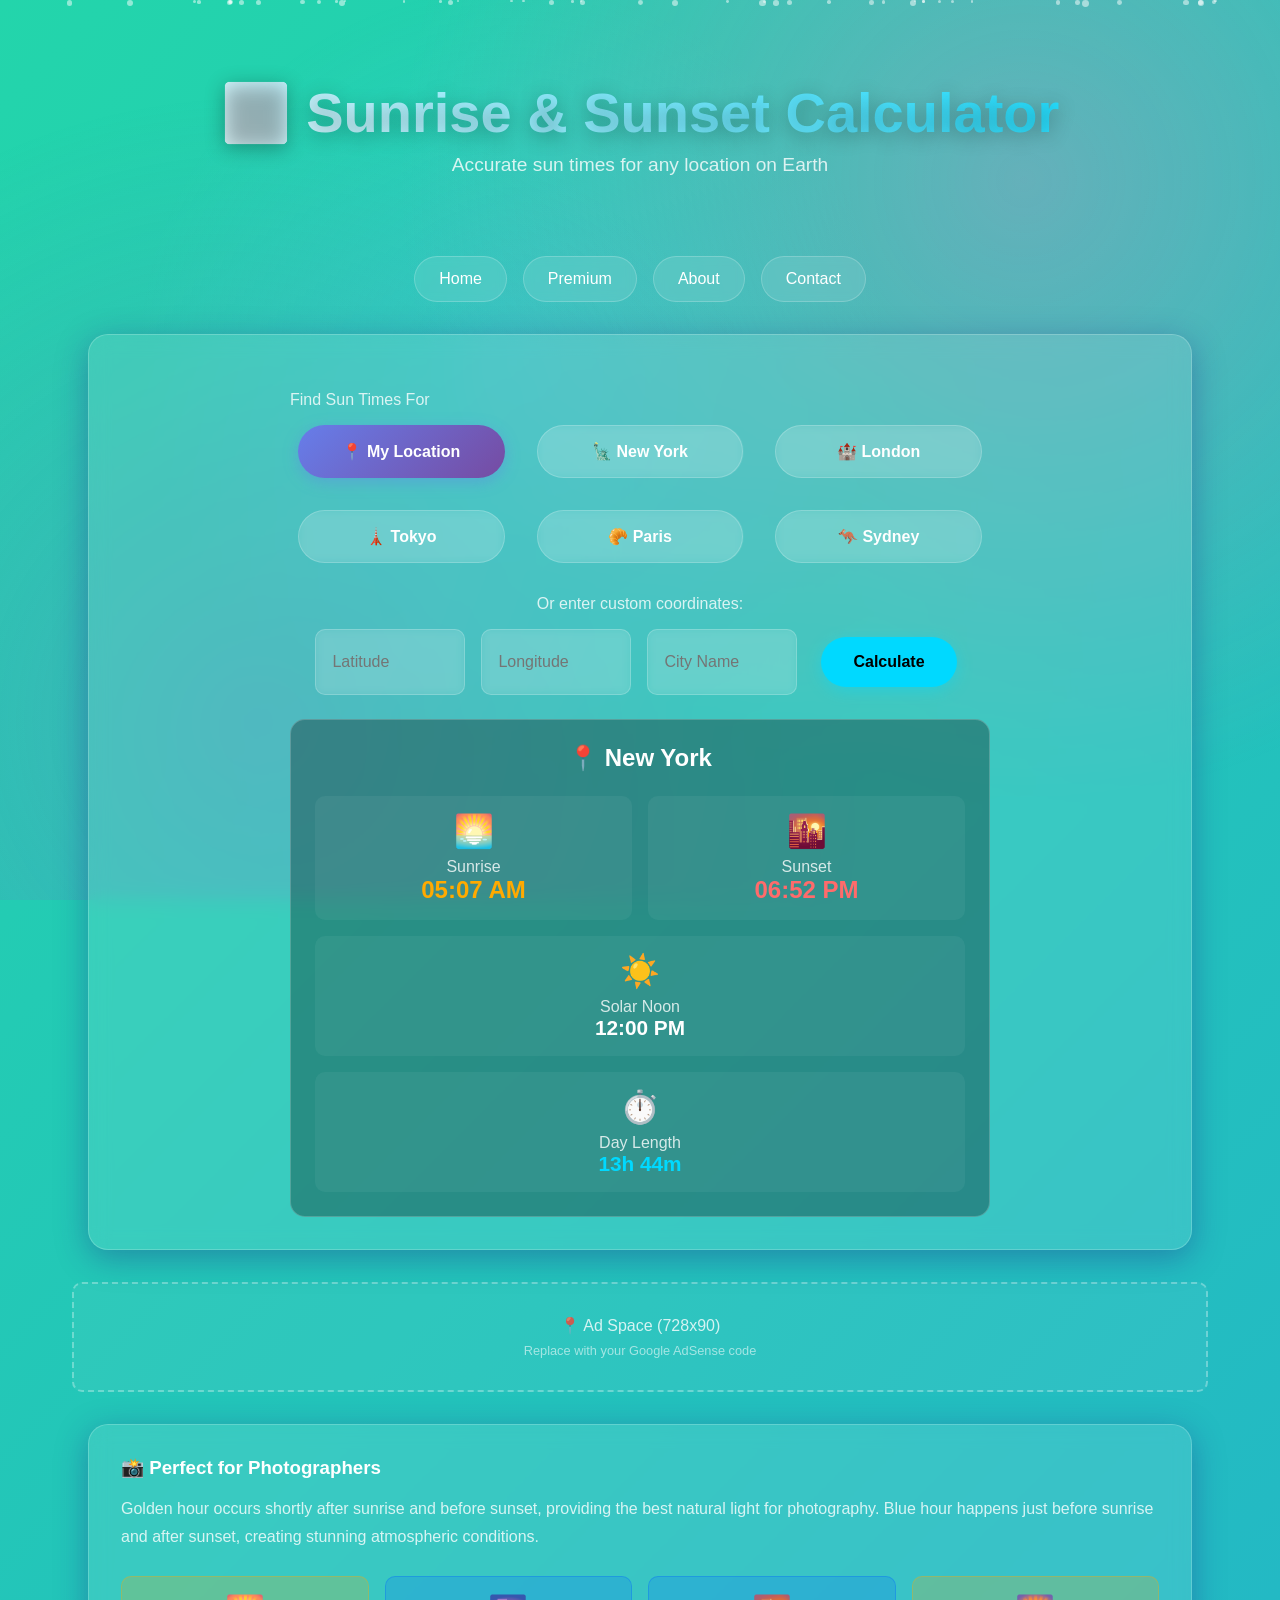
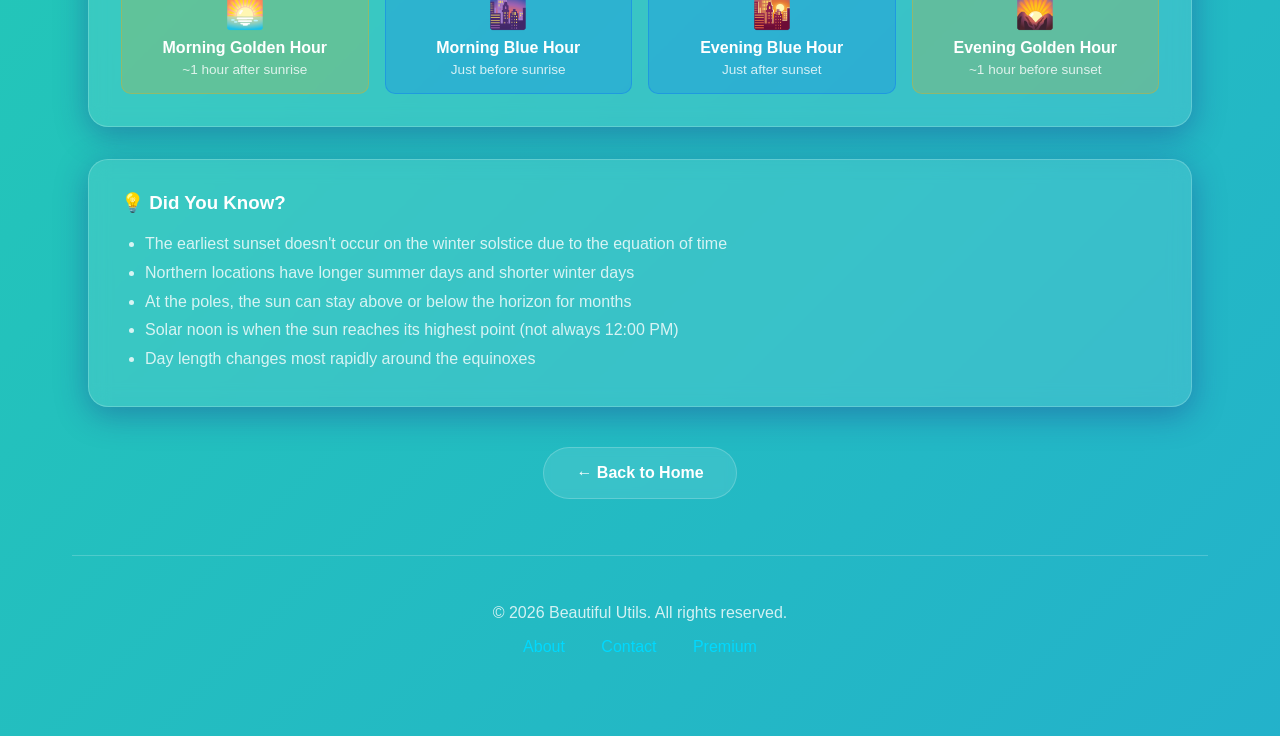
<file: sunrise-sunset.html>
<!DOCTYPE html>
<html lang="en">
<head>
  <meta charset="UTF-8">
  <meta name="viewport" content="width=device-width, initial-scale=1.0">
  <title>Sunrise & Sunset Calculator - Beautiful Utils</title>
  <meta name="description" content="Get accurate sunrise, sunset, and solar noon times for any location. Perfect for photographers, travelers, and outdoor enthusiasts.">
  
  <link rel="stylesheet" href="css/styles.css">
  
  <!-- AdSense -->
  <!-- <script async src="https://pagead2.googlesyndication.com/pagead/js/adsbygoogle.js?client=ca-pub-XXXXXXXXXXXXXXXX" crossorigin="anonymous"></script> -->
</head>
<body>
  <div class="cinematic-bg"></div>
  <div class="particles"></div>
  
  <div class="container">
    <header>
      <h1>🌅 Sunrise & Sunset Calculator</h1>
      <p>Accurate sun times for any location on Earth</p>
    </header>
    
    <nav>
      <a href="index.html">Home</a>
      <a href="premium.html">Premium</a>
      <a href="about.html">About</a>
      <a href="contact.html">Contact</a>
    </nav>
    
    <div class="glass-card">
      <div style="max-width: 700px; margin: 0 auto;">
        <div class="form-group">
          <label>Find Sun Times For</label>
          <div style="display: grid; grid-template-columns: repeat(auto-fit, minmax(200px, 1fr)); gap: 1rem; margin-bottom: 1rem;">
            <button class="btn btn-primary" onclick="SunCalculator.getUserLocation()">📍 My Location</button>
            <button class="btn btn-secondary" onclick="SunCalculator.calculateSunTimes(40.7128, -74.0060, 'New York')">🗽 New York</button>
            <button class="btn btn-secondary" onclick="SunCalculator.calculateSunTimes(51.5074, -0.1278, 'London')">🏰 London</button>
            <button class="btn btn-secondary" onclick="SunCalculator.calculateSunTimes(35.6762, 139.6503, 'Tokyo')">🗼 Tokyo</button>
            <button class="btn btn-secondary" onclick="SunCalculator.calculateSunTimes(48.8566, 2.3522, 'Paris')">🥐 Paris</button>
            <button class="btn btn-secondary" onclick="SunCalculator.calculateSunTimes(-33.8688, 151.2093, 'Sydney')">🦘 Sydney</button>
          </div>
        </div>
        
        <div style="text-align: center; margin: 1.5rem 0;">
          <p style="color: var(--text-secondary);">Or enter custom coordinates:</p>
          <div style="display: flex; gap: 1rem; justify-content: center; flex-wrap: wrap; margin-top: 1rem;">
            <input type="number" id="custom-lat" placeholder="Latitude" step="0.0001" style="width: 150px;">
            <input type="number" id="custom-lon" placeholder="Longitude" step="0.0001" style="width: 150px;">
            <input type="text" id="custom-city" placeholder="City Name" style="width: 150px;">
            <button class="btn btn-accent" onclick="calculateCustom()">Calculate</button>
          </div>
        </div>
        
        <div id="sun-times-display" class="result-box">
          <p style="text-align: center; color: var(--text-secondary); padding: 2rem;">
            Click a city button or use your location to see sun times
          </p>
        </div>
      </div>
    </div>
    
    <!-- AdSense Placeholder -->
    <div class="adsense-placeholder">
      <p>📍 Ad Space (728x90)</p>
      <p style="font-size: 0.8rem; margin-top: 0.5rem; opacity: 0.7;">Replace with your Google AdSense code</p>
    </div>
    
    <div class="glass-card mt-2">
      <h3 style="margin-bottom: 1rem;">📸 Perfect for Photographers</h3>
      <p style="color: var(--text-secondary); line-height: 1.8;">
        Golden hour occurs shortly after sunrise and before sunset, providing the best natural light for photography. 
        Blue hour happens just before sunrise and after sunset, creating stunning atmospheric conditions.
      </p>
      <div style="display: grid; grid-template-columns: repeat(auto-fit, minmax(200px, 1fr)); gap: 1rem; margin-top: 1.5rem;">
        <div style="text-align: center; padding: 1rem; background: rgba(255,170,0,0.2); border-radius: 10px; border: 1px solid rgba(255,170,0,0.3);">
          <div style="font-size: 2rem;">🌅</div>
          <div style="font-weight: 600; margin-top: 0.5rem;">Morning Golden Hour</div>
          <div style="font-size: 0.85rem; color: var(--text-secondary); margin-top: 0.3rem;">~1 hour after sunrise</div>
        </div>
        <div style="text-align: center; padding: 1rem; background: rgba(0,100,255,0.2); border-radius: 10px; border: 1px solid rgba(0,100,255,0.3);">
          <div style="font-size: 2rem;">🌆</div>
          <div style="font-weight: 600; margin-top: 0.5rem;">Morning Blue Hour</div>
          <div style="font-size: 0.85rem; color: var(--text-secondary); margin-top: 0.3rem;">Just before sunrise</div>
        </div>
        <div style="text-align: center; padding: 1rem; background: rgba(0,100,255,0.2); border-radius: 10px; border: 1px solid rgba(0,100,255,0.3);">
          <div style="font-size: 2rem;">🌇</div>
          <div style="font-weight: 600; margin-top: 0.5rem;">Evening Blue Hour</div>
          <div style="font-size: 0.85rem; color: var(--text-secondary); margin-top: 0.3rem;">Just after sunset</div>
        </div>
        <div style="text-align: center; padding: 1rem; background: rgba(255,170,0,0.2); border-radius: 10px; border: 1px solid rgba(255,170,0,0.3);">
          <div style="font-size: 2rem;">🌄</div>
          <div style="font-weight: 600; margin-top: 0.5rem;">Evening Golden Hour</div>
          <div style="font-size: 0.85rem; color: var(--text-secondary); margin-top: 0.3rem;">~1 hour before sunset</div>
        </div>
      </div>
    </div>
    
    <div class="glass-card mt-2">
      <h3 style="margin-bottom: 1rem;">💡 Did You Know?</h3>
      <ul style="color: var(--text-secondary); line-height: 1.8; padding-left: 1.5rem;">
        <li>The earliest sunset doesn't occur on the winter solstice due to the equation of time</li>
        <li>Northern locations have longer summer days and shorter winter days</li>
        <li>At the poles, the sun can stay above or below the horizon for months</li>
        <li>Solar noon is when the sun reaches its highest point (not always 12:00 PM)</li>
        <li>Day length changes most rapidly around the equinoxes</li>
      </ul>
    </div>
    
    <div class="text-center mt-2">
      <a href="index.html" class="btn btn-secondary">← Back to Home</a>
    </div>
    
    <footer>
      <p style="color: var(--text-secondary); margin-bottom: 1rem;">
        &copy; 2026 Beautiful Utils. All rights reserved.
      </p>
      <div>
        <a href="about.html">About</a>
        <a href="contact.html">Contact</a>
        <a href="premium.html">Premium</a>
      </div>
    </footer>
  </div>
  
  <script src="js/main.js"></script>
  <script>
    function calculateCustom() {
      const lat = parseFloat(document.getElementById('custom-lat').value);
      const lon = parseFloat(document.getElementById('custom-lon').value);
      const city = document.getElementById('custom-city').value || 'Custom Location';
      
      if (isNaN(lat) || isNaN(lon)) {
        alert('Please enter valid coordinates');
        return;
      }
      
      SunCalculator.calculateSunTimes(lat, lon, city);
    }
  </script>
</body>
</html>
</file>
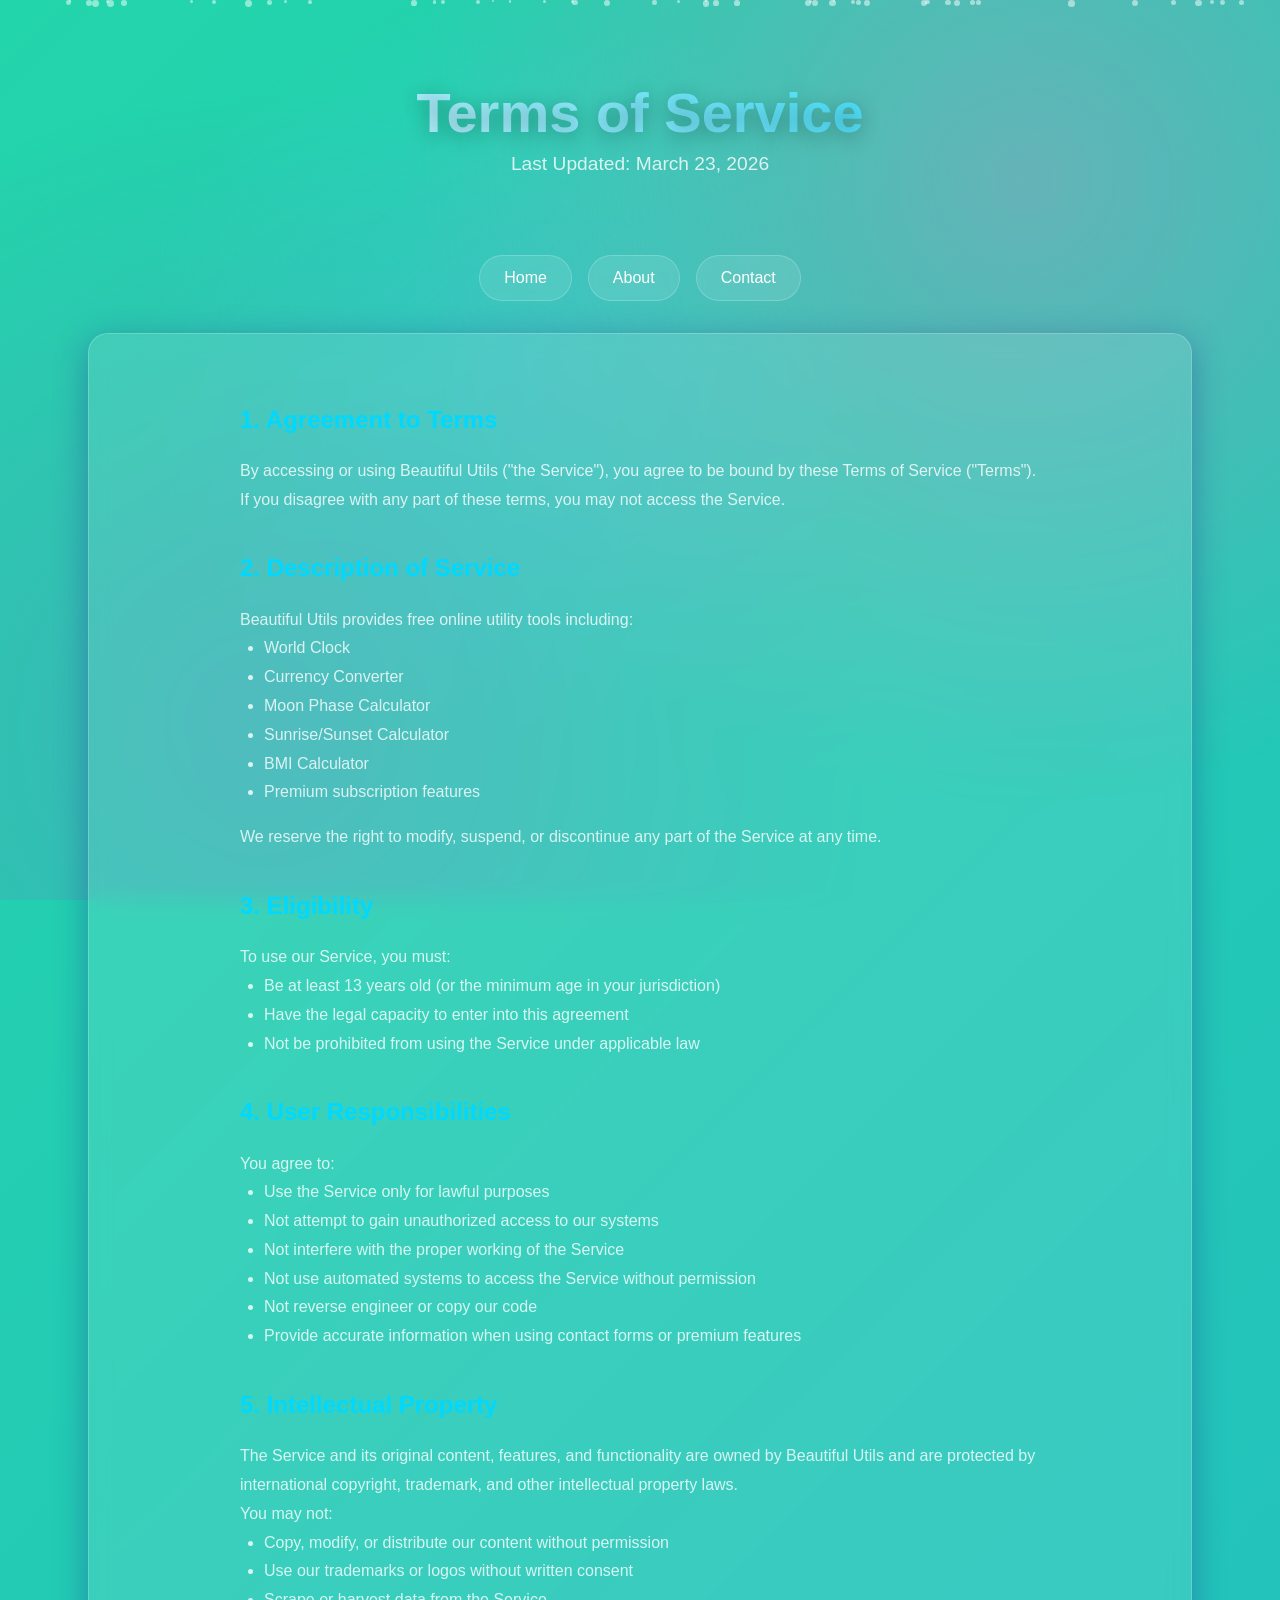
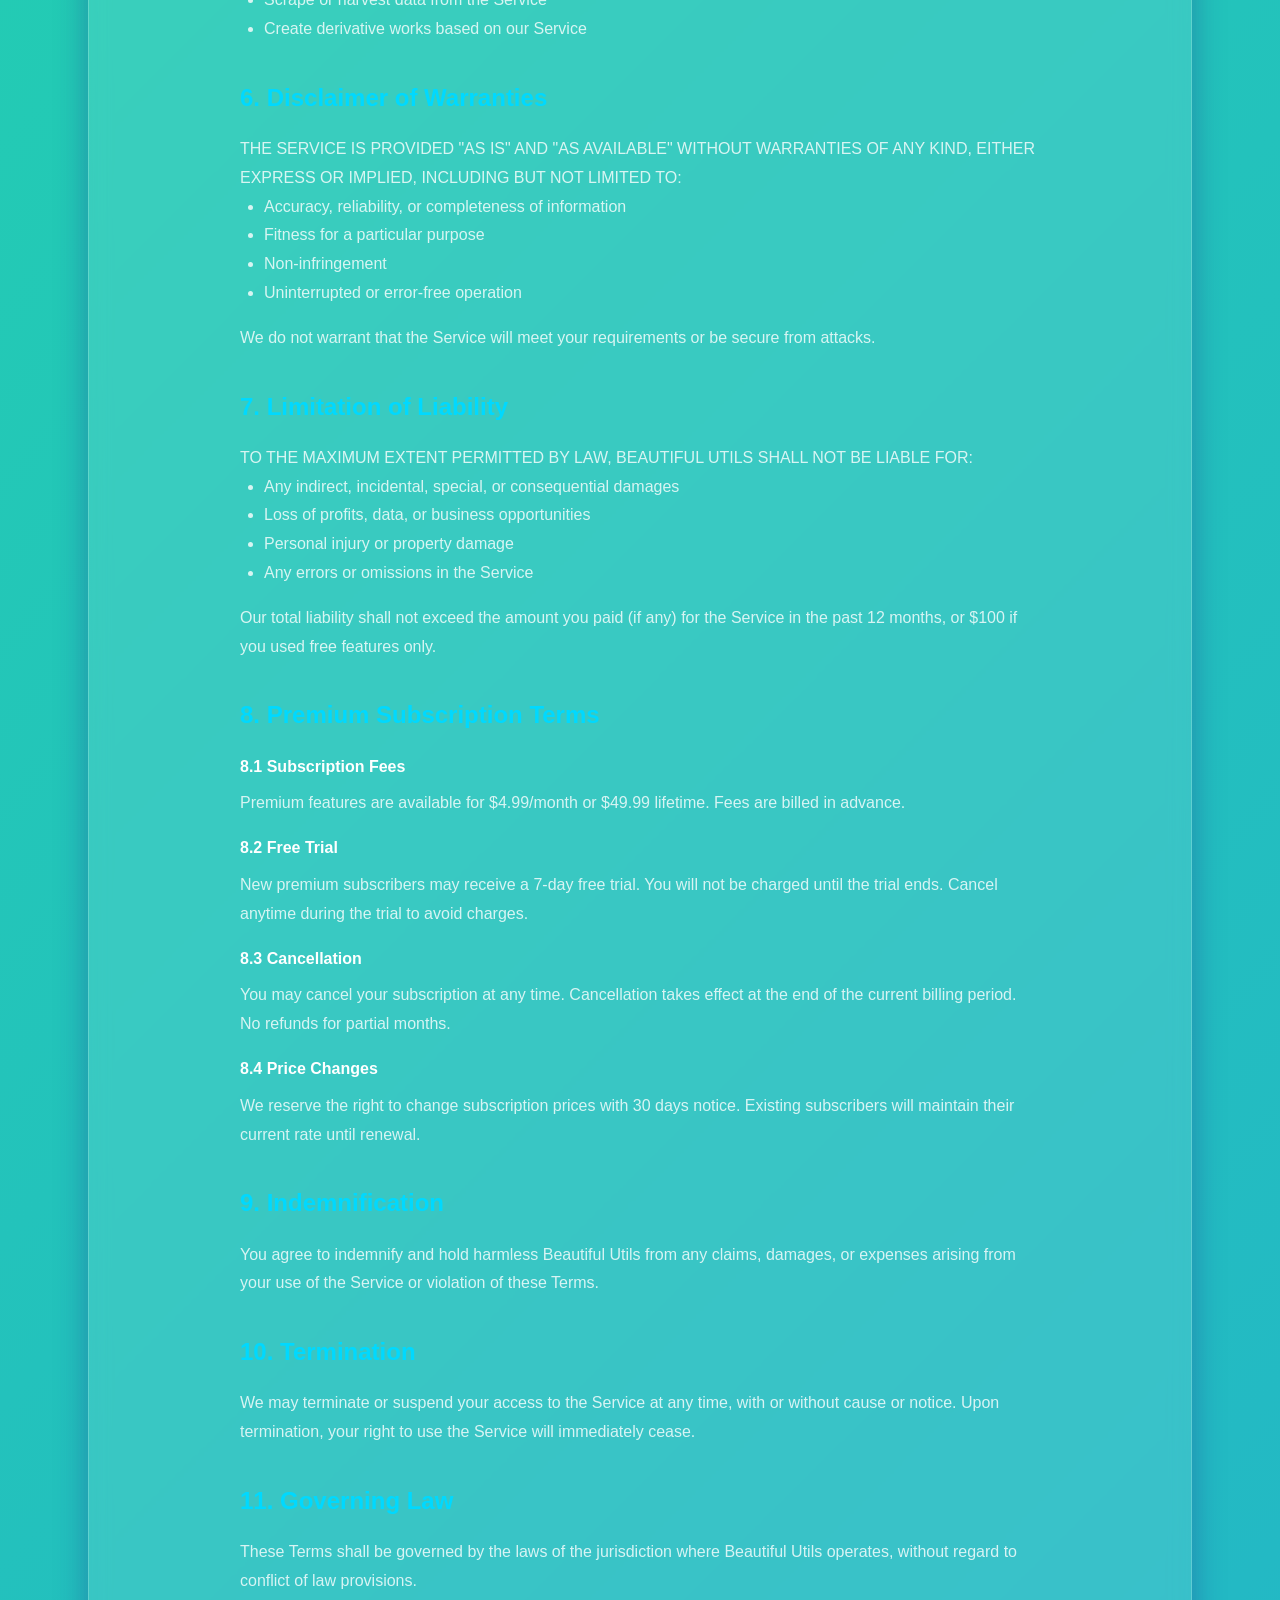
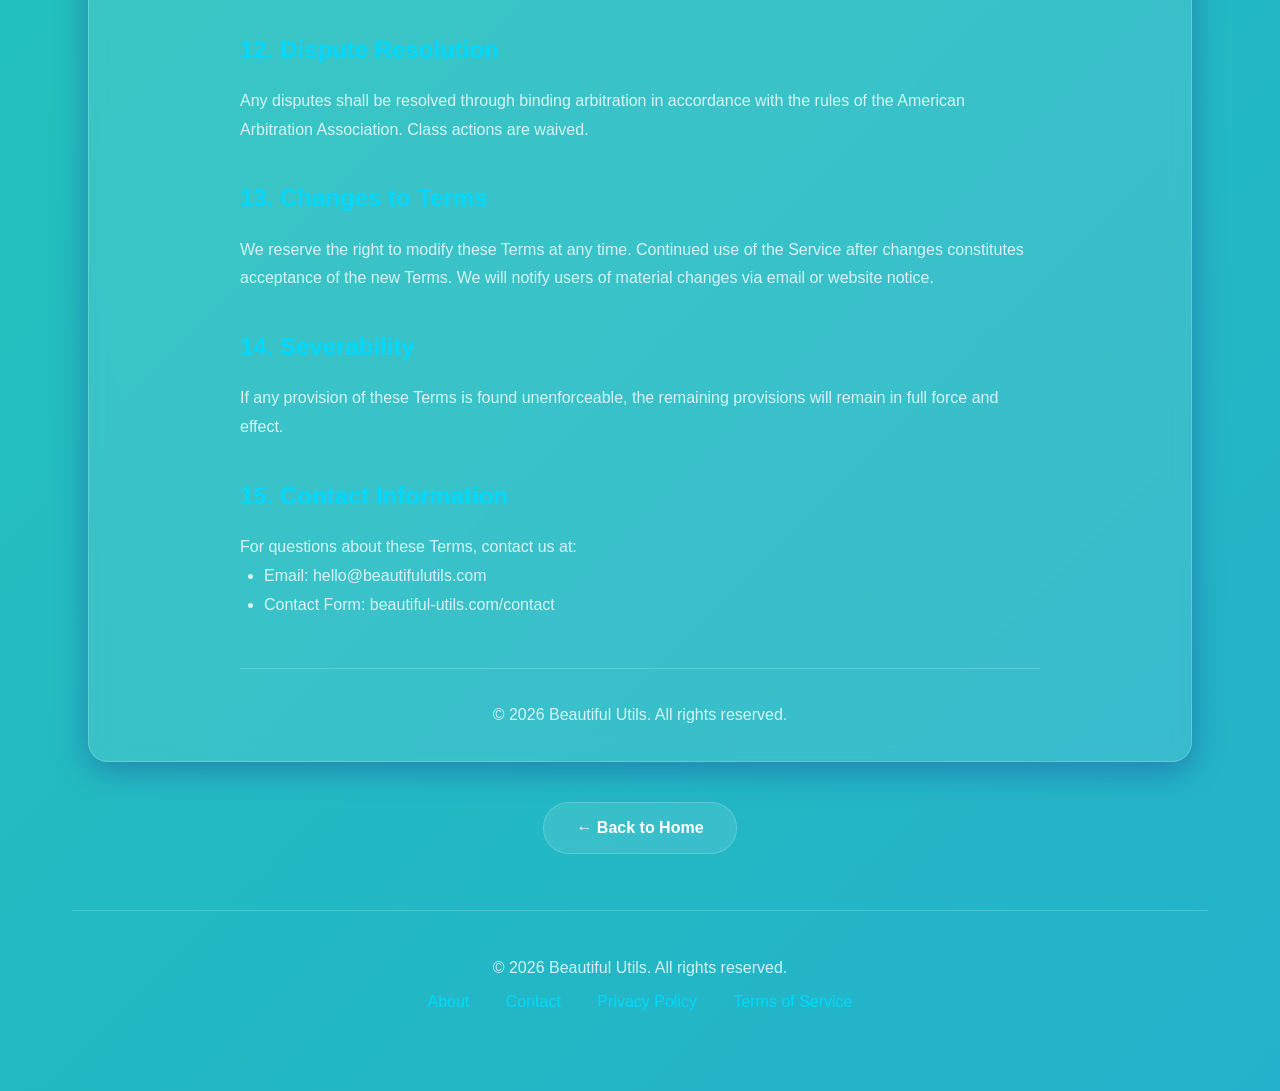
<file: terms.html>
<!DOCTYPE html>
<html lang="en">
<head>
  <meta charset="UTF-8">
  <meta name="viewport" content="width=device-width, initial-scale=1.0">
  <title>Terms of Service - Beautiful Utils</title>
  <meta name="description" content="Terms of Service for Beautiful Utils. Read our terms and conditions for using our website and services.">
  
  <link rel="stylesheet" href="css/styles.css">
</head>
<body>
  <div class="cinematic-bg"></div>
  <div class="particles"></div>
  
  <div class="container">
    <header>
      <h1>Terms of Service</h1>
      <p>Last Updated: March 23, 2026</p>
    </header>
    
    <nav>
      <a href="index.html">Home</a>
      <a href="about.html">About</a>
      <a href="contact.html">Contact</a>
    </nav>
    
    <div class="glass-card">
      <div style="max-width: 800px; margin: 0 auto; line-height: 1.8; color: var(--text-secondary);">
        
        <h2 style="color: var(--accent-color); margin: 2rem 0 1rem 0;">1. Agreement to Terms</h2>
        <p>
          By accessing or using Beautiful Utils ("the Service"), you agree to be bound by these Terms 
          of Service ("Terms"). If you disagree with any part of these terms, you may not access the Service.
        </p>
        
        <h2 style="color: var(--accent-color); margin: 2rem 0 1rem 0;">2. Description of Service</h2>
        <p>
          Beautiful Utils provides free online utility tools including:
        </p>
        <ul style="padding-left: 1.5rem; margin-bottom: 1rem;">
          <li>World Clock</li>
          <li>Currency Converter</li>
          <li>Moon Phase Calculator</li>
          <li>Sunrise/Sunset Calculator</li>
          <li>BMI Calculator</li>
          <li>Premium subscription features</li>
        </ul>
        <p>
          We reserve the right to modify, suspend, or discontinue any part of the Service at any time.
        </p>
        
        <h2 style="color: var(--accent-color); margin: 2rem 0 1rem 0;">3. Eligibility</h2>
        <p>
          To use our Service, you must:
        </p>
        <ul style="padding-left: 1.5rem; margin-bottom: 1rem;">
          <li>Be at least 13 years old (or the minimum age in your jurisdiction)</li>
          <li>Have the legal capacity to enter into this agreement</li>
          <li>Not be prohibited from using the Service under applicable law</li>
        </ul>
        
        <h2 style="color: var(--accent-color); margin: 2rem 0 1rem 0;">4. User Responsibilities</h2>
        <p>You agree to:</p>
        <ul style="padding-left: 1.5rem; margin-bottom: 1rem;">
          <li>Use the Service only for lawful purposes</li>
          <li>Not attempt to gain unauthorized access to our systems</li>
          <li>Not interfere with the proper working of the Service</li>
          <li>Not use automated systems to access the Service without permission</li>
          <li>Not reverse engineer or copy our code</li>
          <li>Provide accurate information when using contact forms or premium features</li>
        </ul>
        
        <h2 style="color: var(--accent-color); margin: 2rem 0 1rem 0;">5. Intellectual Property</h2>
        <p>
          The Service and its original content, features, and functionality are owned by Beautiful Utils 
          and are protected by international copyright, trademark, and other intellectual property laws.
        </p>
        <p>
          You may not:
        </p>
        <ul style="padding-left: 1.5rem; margin-bottom: 1rem;">
          <li>Copy, modify, or distribute our content without permission</li>
          <li>Use our trademarks or logos without written consent</li>
          <li>Scrape or harvest data from the Service</li>
          <li>Create derivative works based on our Service</li>
        </ul>
        
        <h2 style="color: var(--accent-color); margin: 2rem 0 1rem 0;">6. Disclaimer of Warranties</h2>
        <p>
          THE SERVICE IS PROVIDED "AS IS" AND "AS AVAILABLE" WITHOUT WARRANTIES OF ANY KIND, EITHER 
          EXPRESS OR IMPLIED, INCLUDING BUT NOT LIMITED TO:
        </p>
        <ul style="padding-left: 1.5rem; margin-bottom: 1rem;">
          <li>Accuracy, reliability, or completeness of information</li>
          <li>Fitness for a particular purpose</li>
          <li>Non-infringement</li>
          <li>Uninterrupted or error-free operation</li>
        </ul>
        <p>
          We do not warrant that the Service will meet your requirements or be secure from attacks.
        </p>
        
        <h2 style="color: var(--accent-color); margin: 2rem 0 1rem 0;">7. Limitation of Liability</h2>
        <p>
          TO THE MAXIMUM EXTENT PERMITTED BY LAW, BEAUTIFUL UTILS SHALL NOT BE LIABLE FOR:
        </p>
        <ul style="padding-left: 1.5rem; margin-bottom: 1rem;">
          <li>Any indirect, incidental, special, or consequential damages</li>
          <li>Loss of profits, data, or business opportunities</li>
          <li>Personal injury or property damage</li>
          <li>Any errors or omissions in the Service</li>
        </ul>
        <p>
          Our total liability shall not exceed the amount you paid (if any) for the Service in the 
          past 12 months, or $100 if you used free features only.
        </p>
        
        <h2 style="color: var(--accent-color); margin: 2rem 0 1rem 0;">8. Premium Subscription Terms</h2>
        <h4 style="color: white; margin: 1rem 0 0.5rem 0;">8.1 Subscription Fees</h4>
        <p>
          Premium features are available for $4.99/month or $49.99 lifetime. Fees are billed in advance.
        </p>
        
        <h4 style="color: white; margin: 1rem 0 0.5rem 0;">8.2 Free Trial</h4>
        <p>
          New premium subscribers may receive a 7-day free trial. You will not be charged until the 
          trial ends. Cancel anytime during the trial to avoid charges.
        </p>
        
        <h4 style="color: white; margin: 1rem 0 0.5rem 0;">8.3 Cancellation</h4>
        <p>
          You may cancel your subscription at any time. Cancellation takes effect at the end of the 
          current billing period. No refunds for partial months.
        </p>
        
        <h4 style="color: white; margin: 1rem 0 0.5rem 0;">8.4 Price Changes</h4>
        <p>
          We reserve the right to change subscription prices with 30 days notice. Existing subscribers 
          will maintain their current rate until renewal.
        </p>
        
        <h2 style="color: var(--accent-color); margin: 2rem 0 1rem 0;">9. Indemnification</h2>
        <p>
          You agree to indemnify and hold harmless Beautiful Utils from any claims, damages, or 
          expenses arising from your use of the Service or violation of these Terms.
        </p>
        
        <h2 style="color: var(--accent-color); margin: 2rem 0 1rem 0;">10. Termination</h2>
        <p>
          We may terminate or suspend your access to the Service at any time, with or without cause 
          or notice. Upon termination, your right to use the Service will immediately cease.
        </p>
        
        <h2 style="color: var(--accent-color); margin: 2rem 0 1rem 0;">11. Governing Law</h2>
        <p>
          These Terms shall be governed by the laws of the jurisdiction where Beautiful Utils 
          operates, without regard to conflict of law provisions.
        </p>
        
        <h2 style="color: var(--accent-color); margin: 2rem 0 1rem 0;">12. Dispute Resolution</h2>
        <p>
          Any disputes shall be resolved through binding arbitration in accordance with the rules 
          of the American Arbitration Association. Class actions are waived.
        </p>
        
        <h2 style="color: var(--accent-color); margin: 2rem 0 1rem 0;">13. Changes to Terms</h2>
        <p>
          We reserve the right to modify these Terms at any time. Continued use of the Service after 
          changes constitutes acceptance of the new Terms. We will notify users of material changes 
          via email or website notice.
        </p>
        
        <h2 style="color: var(--accent-color); margin: 2rem 0 1rem 0;">14. Severability</h2>
        <p>
          If any provision of these Terms is found unenforceable, the remaining provisions will 
          remain in full force and effect.
        </p>
        
        <h2 style="color: var(--accent-color); margin: 2rem 0 1rem 0;">15. Contact Information</h2>
        <p>
          For questions about these Terms, contact us at:
        </p>
        <ul style="padding-left: 1.5rem; margin-bottom: 1rem;">
          <li>Email: hello@beautifulutils.com</li>
          <li>Contact Form: beautiful-utils.com/contact</li>
        </ul>
        
        <div style="margin-top: 3rem; padding-top: 2rem; border-top: 1px solid var(--glass-border); text-align: center;">
          <p style="color: var(--text-secondary);">
            © 2026 Beautiful Utils. All rights reserved.
          </p>
        </div>
        
      </div>
    </div>
    
    <div class="text-center mt-2">
      <a href="index.html" class="btn btn-secondary">← Back to Home</a>
    </div>
    
    <footer>
      <p style="color: var(--text-secondary); margin-bottom: 1rem;">
        &copy; 2026 Beautiful Utils. All rights reserved.
      </p>
      <div>
        <a href="about.html">About</a>
        <a href="contact.html">Contact</a>
        <a href="privacy.html">Privacy Policy</a>
        <a href="terms.html">Terms of Service</a>
      </div>
    </footer>
  </div>
  
  <script src="js/main.js"></script>
</body>
</html>
</file>
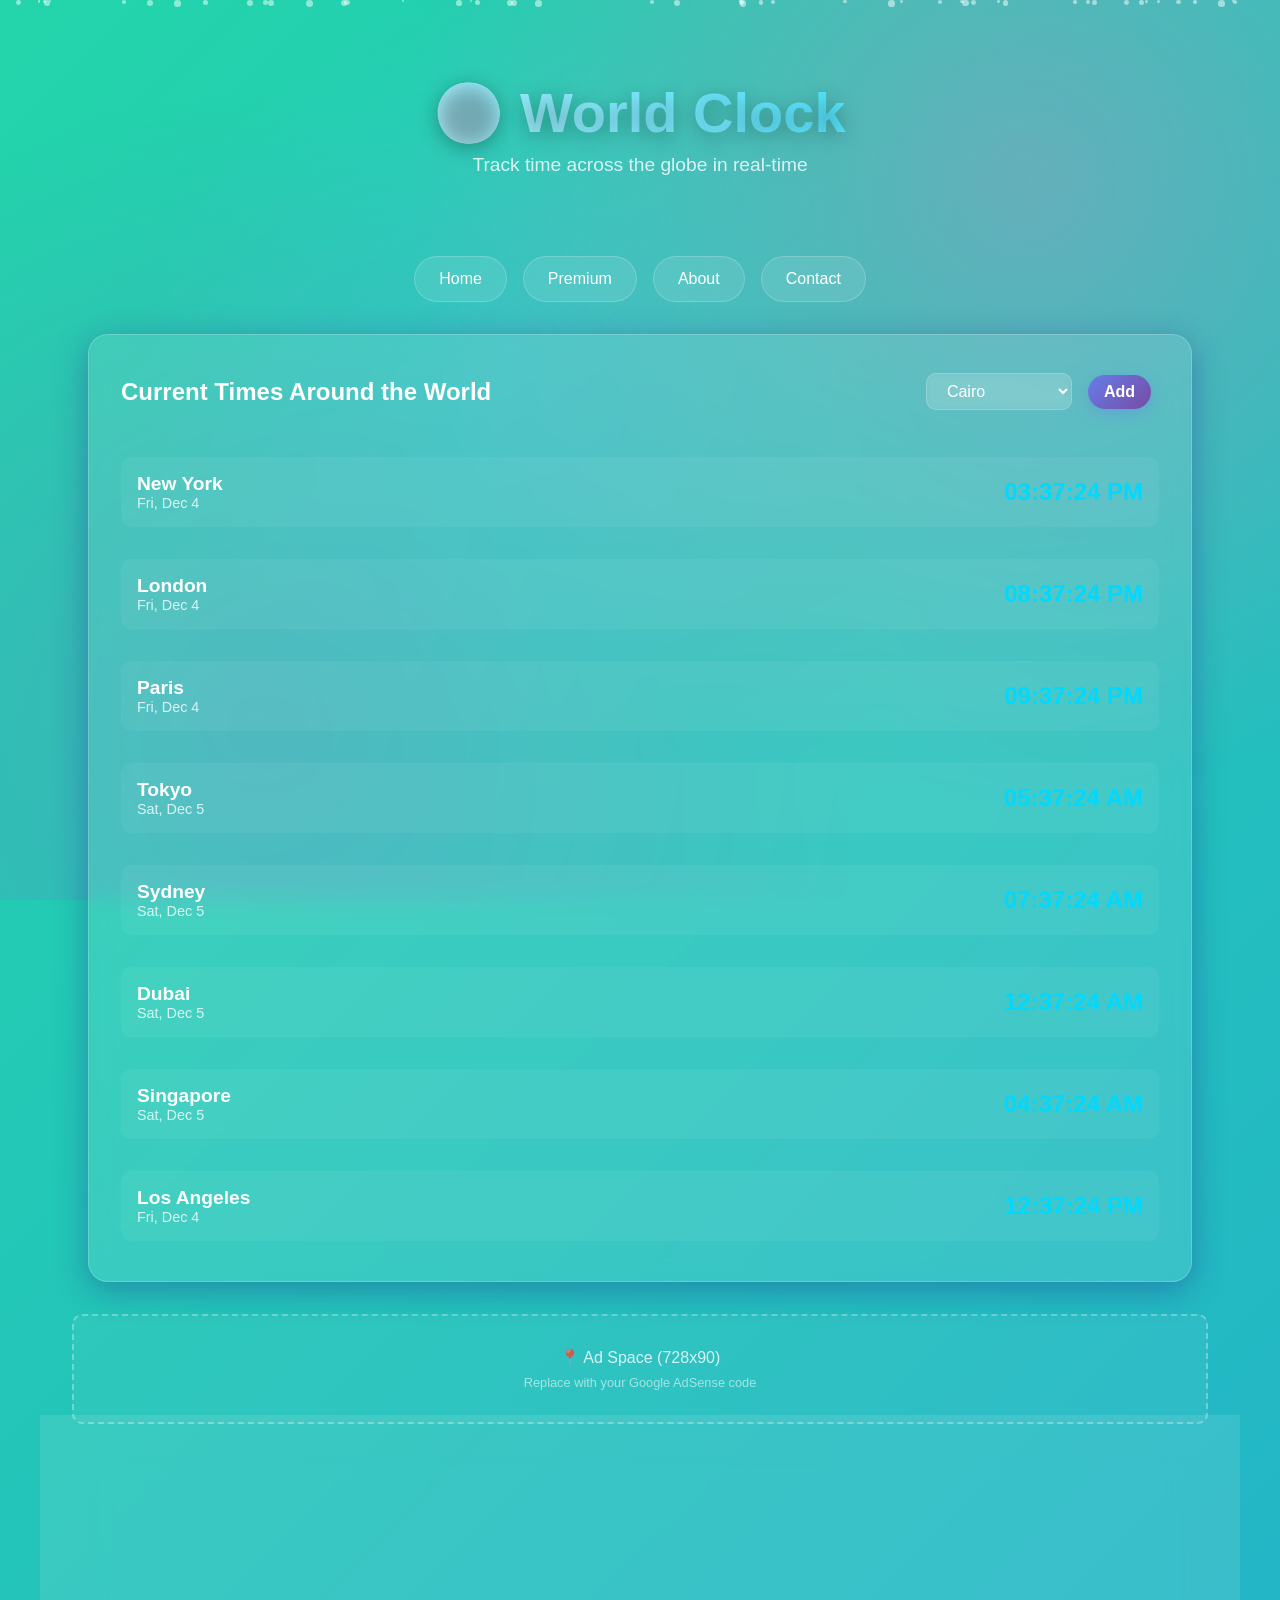
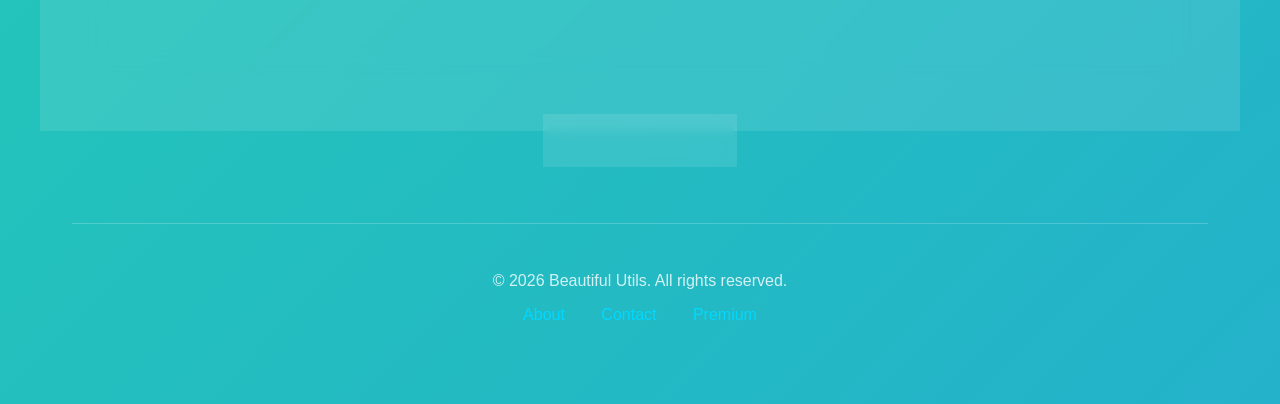
<file: world-clock.html>
<!DOCTYPE html>
<html lang="en">
<head>
  <meta charset="UTF-8">
  <meta name="viewport" content="width=device-width, initial-scale=1.0">
  <title>World Clock - Beautiful Utils</title>
  <meta name="description" content="Track time across multiple timezones worldwide with our beautiful world clock. Real-time updates, no signup required.">
  
  <link rel="stylesheet" href="css/styles.css">
  
  <!-- AdSense -->
  <!-- <script async src="https://pagead2.googlesyndication.com/pagead/js/adsbygoogle.js?client=ca-pub-XXXXXXXXXXXXXXXX" crossorigin="anonymous"></script> -->
</head>
<body>
  <div class="cinematic-bg"></div>
  <div class="particles"></div>
  
  <div class="container">
    <header>
      <h1>🌍 World Clock</h1>
      <p>Track time across the globe in real-time</p>
    </header>
    
    <nav>
      <a href="index.html">Home</a>
      <a href="premium.html">Premium</a>
      <a href="about.html">About</a>
      <a href="contact.html">Contact</a>
    </nav>
    
    <div class="glass-card">
      <div style="display: flex; justify-content: space-between; align-items: center; flex-wrap: wrap; gap: 1rem; margin-bottom: 2rem;">
        <h2 style="font-size: 1.5rem;">Current Times Around the World</h2>
        <div style="display: flex; gap: 0.5rem; align-items: center;">
          <select id="timezone-select" style="width: auto; padding: 0.5rem 1rem;">
            <option value="Africa/Cairo">Cairo</option>
            <option value="America/Anchorage">Anchorage</option>
            <option value="America/Chicago">Chicago</option>
            <option value="America/Denver">Denver</option>
            <option value="America/Los_Angeles">Los Angeles</option>
            <option value="America/Mexico_City">Mexico City</option>
            <option value="America/New_York">New York</option>
            <option value="America/Phoenix">Phoenix</option>
            <option value="America/Sao_Paulo">São Paulo</option>
            <option value="America/Toronto">Toronto</option>
            <option value="America/Vancouver">Vancouver</option>
            <option value="Asia/Bangkok">Bangkok</option>
            <option value="Asia/Dubai">Dubai</option>
            <option value="Asia/Hong_Kong">Hong Kong</option>
            <option value="Asia/Jakarta">Jakarta</option>
            <option value="Asia/Jerusalem">Jerusalem</option>
            <option value="Asia/Kolkata">Mumbai</option>
            <option value="Asia/Manila">Manila</option>
            <option value="Asia/Seoul">Seoul</option>
            <option value="Asia/Shanghai">Shanghai</option>
            <option value="Asia/Singapore">Singapore</option>
            <option value="Asia/Taipei">Taipei</option>
            <option value="Asia/Tokyo">Tokyo</option>
            <option value="Atlantic/Reykjavik">Reykjavik</option>
            <option value="Australia/Melbourne">Melbourne</option>
            <option value="Australia/Perth">Perth</option>
            <option value="Australia/Sydney">Sydney</option>
            <option value="Europe/Amsterdam">Amsterdam</option>
            <option value="Europe/Athens">Athens</option>
            <option value="Europe/Berlin">Berlin</option>
            <option value="Europe/Brussels">Brussels</option>
            <option value="Europe/Budapest">Budapest</option>
            <option value="Europe/Copenhagen">Copenhagen</option>
            <option value="Europe/Dublin">Dublin</option>
            <option value="Europe/Helsinki">Helsinki</option>
            <option value="Europe/Istanbul">Istanbul</option>
            <option value="Europe/Lisbon">Lisbon</option>
            <option value="Europe/London">London</option>
            <option value="Europe/Madrid">Madrid</option>
            <option value="Europe/Moscow">Moscow</option>
            <option value="Europe/Oslo">Oslo</option>
            <option value="Europe/Paris">Paris</option>
            <option value="Europe/Prague">Prague</option>
            <option value="Europe/Rome">Rome</option>
            <option value="Europe/Stockholm">Stockholm</option>
            <option value="Europe/Vienna">Vienna</option>
            <option value="Europe/Warsaw">Warsaw</option>
            <option value="Europe/Zurich">Zurich</option>
            <option value="Pacific/Auckland">Auckland</option>
            <option value="Pacific/Fiji">Fiji</option>
            <option value="Pacific/Honolulu">Honolulu</option>
            <option value="UTC">UTC</option>
          </select>
          <button class="btn btn-primary" onclick="WorldClock.addTimezone()" style="padding: 0.5rem 1rem;">Add</button>
        </div>
      </div>
      
      <div id="clocks-container" style="display: grid; gap: 1rem;">
        <!-- Clocks will be populated by JavaScript -->
      </div>
    </div>
    
    <!-- AdSense Placeholder -->
    <div class="adsense-placeholder">
      <p>📍 Ad Space (728x90)</p>
      <p style="font-size: 0.8rem; margin-top: 0.5rem; opacity: 0.7;">Replace with your Google AdSense code</p>
    </div>
    
    <div class="glass-card mt-2">
      <h3 style="margin-bottom: 1rem;">💡 Tips</h3>
      <ul style="color: var(--text-secondary); line-height: 1.8; padding-left: 1.5rem;">
        <li>Click "Add" to include more timezones from the dropdown</li>
        <li>All times update automatically every second</li>
        <li>Times automatically adjust for Daylight Saving Time</li>
        <li>Perfect for scheduling international meetings or calls</li>
      </ul>
    </div>
    
    <div class="text-center mt-2">
      <a href="index.html" class="btn btn-secondary">← Back to Home</a>
    </div>
    
    <footer>
      <p style="color: var(--text-secondary); margin-bottom: 1rem;">
        &copy; 2026 Beautiful Utils. All rights reserved.
      </p>
      <div>
        <a href="about.html">About</a>
        <a href="contact.html">Contact</a>
        <a href="premium.html">Premium</a>
      </div>
    </footer>
  </div>
  
  <script src="js/main.js"></script>
</body>
</html>
</file>
<file: css/styles.css>
/* ========================================
   BEAUTIFUL UTILS - Global Styles
   Glassmorphism + Cinematic Design
   ======================================== */

:root {
  --primary-gradient: linear-gradient(135deg, #667eea 0%, #764ba2 100%);
  --glass-bg: rgba(255, 255, 255, 0.1);
  --glass-border: rgba(255, 255, 255, 0.2);
  --glass-shadow: 0 8px 32px 0 rgba(31, 38, 135, 0.37);
  --text-primary: #ffffff;
  --text-secondary: rgba(255, 255, 255, 0.8);
  --accent-color: #00d9ff;
  --success-color: #00ff88;
  --warning-color: #ffaa00;
  --error-color: #ff4466;
}

* {
  margin: 0;
  padding: 0;
  box-sizing: border-box;
}

body {
  font-family: 'Segoe UI', Tahoma, Geneva, Verdana, sans-serif;
  min-height: 100vh;
  background: linear-gradient(-45deg, #ee7752, #e73c7e, #23a6d5, #23d5ab);
  background-size: 400% 400%;
  animation: gradient 15s ease infinite;
  color: var(--text-primary);
  overflow-x: hidden;
}

@keyframes gradient {
  0% { background-position: 0% 50%; }
  50% { background-position: 100% 50%; }
  100% { background-position: 0% 50%; }
}

/* Cinematic Background Overlay */
.cinematic-bg {
  position: fixed;
  top: 0;
  left: 0;
  width: 100%;
  height: 100%;
  background: 
    radial-gradient(circle at 20% 80%, rgba(120, 119, 198, 0.3) 0%, transparent 50%),
    radial-gradient(circle at 80% 20%, rgba(255, 119, 198, 0.3) 0%, transparent 50%),
    radial-gradient(circle at 40% 40%, rgba(100, 200, 255, 0.2) 0%, transparent 40%);
  pointer-events: none;
  z-index: 0;
}

/* Floating Particles */
.particles {
  position: fixed;
  top: 0;
  left: 0;
  width: 100%;
  height: 100%;
  pointer-events: none;
  z-index: 1;
}

.particle {
  position: absolute;
  background: rgba(255, 255, 255, 0.5);
  border-radius: 50%;
  animation: float 20s infinite;
}

@keyframes float {
  0%, 100% { transform: translateY(100vh) rotate(0deg); opacity: 0; }
  10% { opacity: 1; }
  90% { opacity: 1; }
  100% { transform: translateY(-100vh) rotate(720deg); opacity: 0; }
}

/* Glassmorphism Card */
.glass-card {
  background: var(--glass-bg);
  backdrop-filter: blur(10px);
  -webkit-backdrop-filter: blur(10px);
  border: 1px solid var(--glass-border);
  border-radius: 20px;
  box-shadow: var(--glass-shadow);
  padding: 2rem;
  margin: 1rem;
}

.glass-card:hover {
  background: rgba(255, 255, 255, 0.15);
  transform: translateY(-5px);
  transition: all 0.3s ease;
}

/* Container */
.container {
  max-width: 1200px;
  margin: 0 auto;
  padding: 2rem;
  position: relative;
  z-index: 2;
}

/* Header */
header {
  text-align: center;
  padding: 3rem 0;
}

header h1 {
  font-size: 3.5rem;
  font-weight: 700;
  text-shadow: 0 4px 20px rgba(0, 0, 0, 0.3);
  margin-bottom: 0.5rem;
  background: linear-gradient(45deg, #fff, #00d9ff);
  -webkit-background-clip: text;
  -webkit-text-fill-color: transparent;
  background-clip: text;
}

header p {
  font-size: 1.2rem;
  color: var(--text-secondary);
}

/* Navigation */
nav {
  display: flex;
  justify-content: center;
  gap: 1rem;
  flex-wrap: wrap;
  margin: 2rem 0;
}

nav a {
  color: var(--text-primary);
  text-decoration: none;
  padding: 0.8rem 1.5rem;
  border-radius: 50px;
  background: var(--glass-bg);
  border: 1px solid var(--glass-border);
  transition: all 0.3s ease;
  backdrop-filter: blur(5px);
}

nav a:hover, nav a.active {
  background: var(--accent-color);
  color: #000;
  transform: scale(1.05);
}

/* Tool Grid */
.tool-grid {
  display: grid;
  grid-template-columns: repeat(auto-fit, minmax(300px, 1fr));
  gap: 2rem;
  margin: 2rem 0;
}

.tool-card {
  text-align: center;
  cursor: pointer;
  transition: all 0.3s ease;
}

.tool-card:hover {
  transform: translateY(-10px) scale(1.02);
}

.tool-icon {
  font-size: 4rem;
  margin-bottom: 1rem;
  filter: drop-shadow(0 4px 10px rgba(0, 0, 0, 0.3));
}

.tool-card h3 {
  font-size: 1.5rem;
  margin-bottom: 0.5rem;
}

.tool-card p {
  color: var(--text-secondary);
  font-size: 0.95rem;
}

/* Buttons */
.btn {
  display: inline-block;
  padding: 1rem 2rem;
  border: none;
  border-radius: 50px;
  font-size: 1rem;
  font-weight: 600;
  cursor: pointer;
  transition: all 0.3s ease;
  text-decoration: none;
  margin: 0.5rem;
}

.btn-primary {
  background: var(--primary-gradient);
  color: white;
  box-shadow: 0 4px 15px rgba(102, 126, 234, 0.4);
}

.btn-primary:hover {
  transform: translateY(-3px);
  box-shadow: 0 6px 20px rgba(102, 126, 234, 0.6);
}

.btn-secondary {
  background: var(--glass-bg);
  color: white;
  border: 1px solid var(--glass-border);
  backdrop-filter: blur(5px);
}

.btn-secondary:hover {
  background: rgba(255, 255, 255, 0.2);
}

.btn-accent {
  background: var(--accent-color);
  color: #000;
  box-shadow: 0 4px 15px rgba(0, 217, 255, 0.4);
}

/* Forms */
.form-group {
  margin: 1.5rem 0;
}

label {
  display: block;
  margin-bottom: 0.5rem;
  color: var(--text-secondary);
  font-weight: 500;
}

input, select, textarea {
  width: 100%;
  padding: 1rem;
  border: 1px solid var(--glass-border);
  border-radius: 10px;
  background: rgba(255, 255, 255, 0.1);
  color: white;
  font-size: 1rem;
  backdrop-filter: blur(5px);
  transition: all 0.3s ease;
}

input:focus, select:focus, textarea:focus {
  outline: none;
  border-color: var(--accent-color);
  background: rgba(255, 255, 255, 0.15);
  box-shadow: 0 0 20px rgba(0, 217, 255, 0.3);
}

select option {
  background: #1a1a2e;
  color: white;
}

/* Results Display */
.result-box {
  background: rgba(0, 0, 0, 0.3);
  border-radius: 15px;
  padding: 1.5rem;
  margin-top: 1.5rem;
  border: 1px solid var(--glass-border);
}

.result-box h4 {
  color: var(--accent-color);
  margin-bottom: 1rem;
}

.result-value {
  font-size: 2rem;
  font-weight: 700;
  color: var(--success-color);
}

/* Premium Badge */
.premium-badge {
  background: linear-gradient(45deg, #ffd700, #ffaa00);
  color: #000;
  padding: 0.5rem 1rem;
  border-radius: 20px;
  font-weight: 700;
  font-size: 0.9rem;
  display: inline-block;
  margin-bottom: 1rem;
  box-shadow: 0 4px 15px rgba(255, 215, 0, 0.4);
}

/* Pricing Cards */
.pricing-grid {
  display: grid;
  grid-template-columns: repeat(auto-fit, minmax(280px, 1fr));
  gap: 2rem;
  margin: 2rem 0;
}

.pricing-card {
  text-align: center;
  position: relative;
  overflow: hidden;
}

.pricing-card.featured {
  border: 2px solid var(--accent-color);
  transform: scale(1.05);
}

.pricing-card.featured::before {
  content: 'MOST POPULAR';
  position: absolute;
  top: 20px;
  right: -35px;
  background: var(--accent-color);
  color: #000;
  padding: 5px 40px;
  transform: rotate(45deg);
  font-size: 0.8rem;
  font-weight: 700;
}

.price {
  font-size: 3rem;
  font-weight: 700;
  margin: 1rem 0;
  background: linear-gradient(45deg, #fff, var(--accent-color));
  -webkit-background-clip: text;
  -webkit-text-fill-color: transparent;
  background-clip: text;
}

.price span {
  font-size: 1rem;
  color: var(--text-secondary);
}

.features-list {
  list-style: none;
  margin: 2rem 0;
  text-align: left;
}

.features-list li {
  padding: 0.8rem 0;
  border-bottom: 1px solid rgba(255, 255, 255, 0.1);
  display: flex;
  align-items: center;
  gap: 0.5rem;
}

.features-list li::before {
  content: '✓';
  color: var(--success-color);
  font-weight: 700;
}

/* AdSense Placeholder */
.adsense-placeholder {
  background: rgba(255, 255, 255, 0.05);
  border: 2px dashed rgba(255, 255, 255, 0.3);
  border-radius: 10px;
  padding: 2rem;
  text-align: center;
  margin: 2rem 0;
  color: var(--text-secondary);
}

/* Footer */
footer {
  text-align: center;
  padding: 3rem 0;
  margin-top: 3rem;
  border-top: 1px solid var(--glass-border);
}

footer a {
  color: var(--accent-color);
  text-decoration: none;
  margin: 0 1rem;
}

footer a:hover {
  text-decoration: underline;
}

/* Mobile Responsive */
@media (max-width: 768px) {
  header h1 {
    font-size: 2.5rem;
  }
  
  .container {
    padding: 1rem;
  }
  
  .tool-grid {
    grid-template-columns: 1fr;
  }
  
  nav {
    flex-direction: column;
    align-items: center;
  }
  
  .pricing-card.featured {
    transform: scale(1);
  }
}

/* Utility Classes */
.text-center { text-align: center; }
.mt-2 { margin-top: 2rem; }
.mb-2 { margin-bottom: 2rem; }
.hidden { display: none; }

/* Loading Spinner */
.spinner {
  border: 3px solid rgba(255, 255, 255, 0.1);
  border-top: 3px solid var(--accent-color);
  border-radius: 50%;
  width: 40px;
  height: 40px;
  animation: spin 1s linear infinite;
  margin: 2rem auto;
}

@keyframes spin {
  0% { transform: rotate(0deg); }
  100% { transform: rotate(360deg); }
}

/* Tool Specific Styles */
.timezone-item {
  display: flex;
  justify-content: space-between;
  align-items: center;
  padding: 1rem;
  background: rgba(255, 255, 255, 0.05);
  border-radius: 10px;
  margin: 0.5rem 0;
  transition: all 0.3s ease;
}

.timezone-item:hover {
  background: rgba(255, 255, 255, 0.1);
}

.moon-phase-display {
  font-size: 5rem;
  text-align: center;
  margin: 2rem 0;
}

.sun-times {
  display: grid;
  grid-template-columns: 1fr 1fr;
  gap: 1rem;
  margin-top: 1rem;
}

.sun-item {
  text-align: center;
  padding: 1rem;
  background: rgba(255, 255, 255, 0.05);
  border-radius: 10px;
}

.sun-icon {
  font-size: 2rem;
  margin-bottom: 0.5rem;
}

.bmi-result {
  text-align: center;
  padding: 2rem;
}

.bmi-category {
  font-size: 1.5rem;
  font-weight: 700;
  margin-top: 1rem;
  padding: 1rem;
  border-radius: 10px;
}

.bmi-underweight { background: rgba(0, 217, 255, 0.3); }
.bmi-normal { background: rgba(0, 255, 136, 0.3); }
.bmi-overweight { background: rgba(255, 170, 0, 0.3); }
.bmi-obese { background: rgba(255, 68, 102, 0.3); }
</file>
